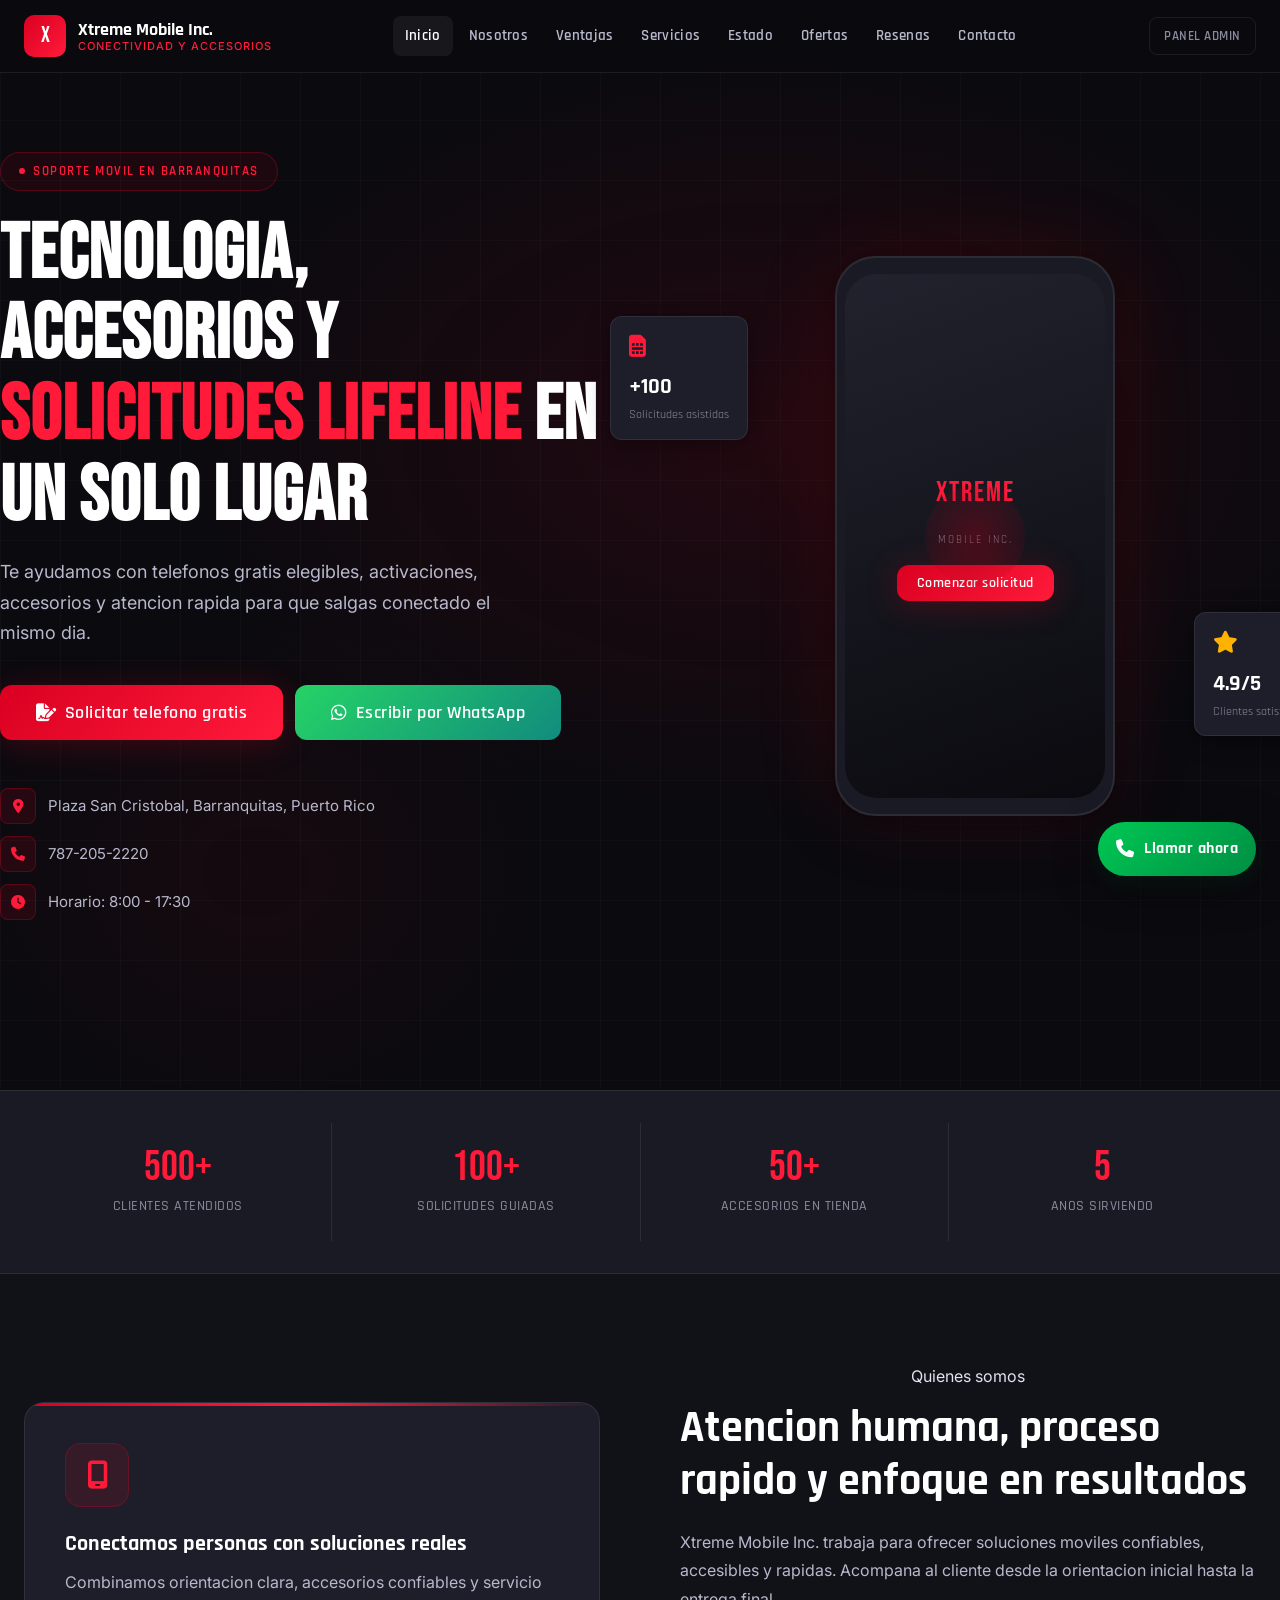
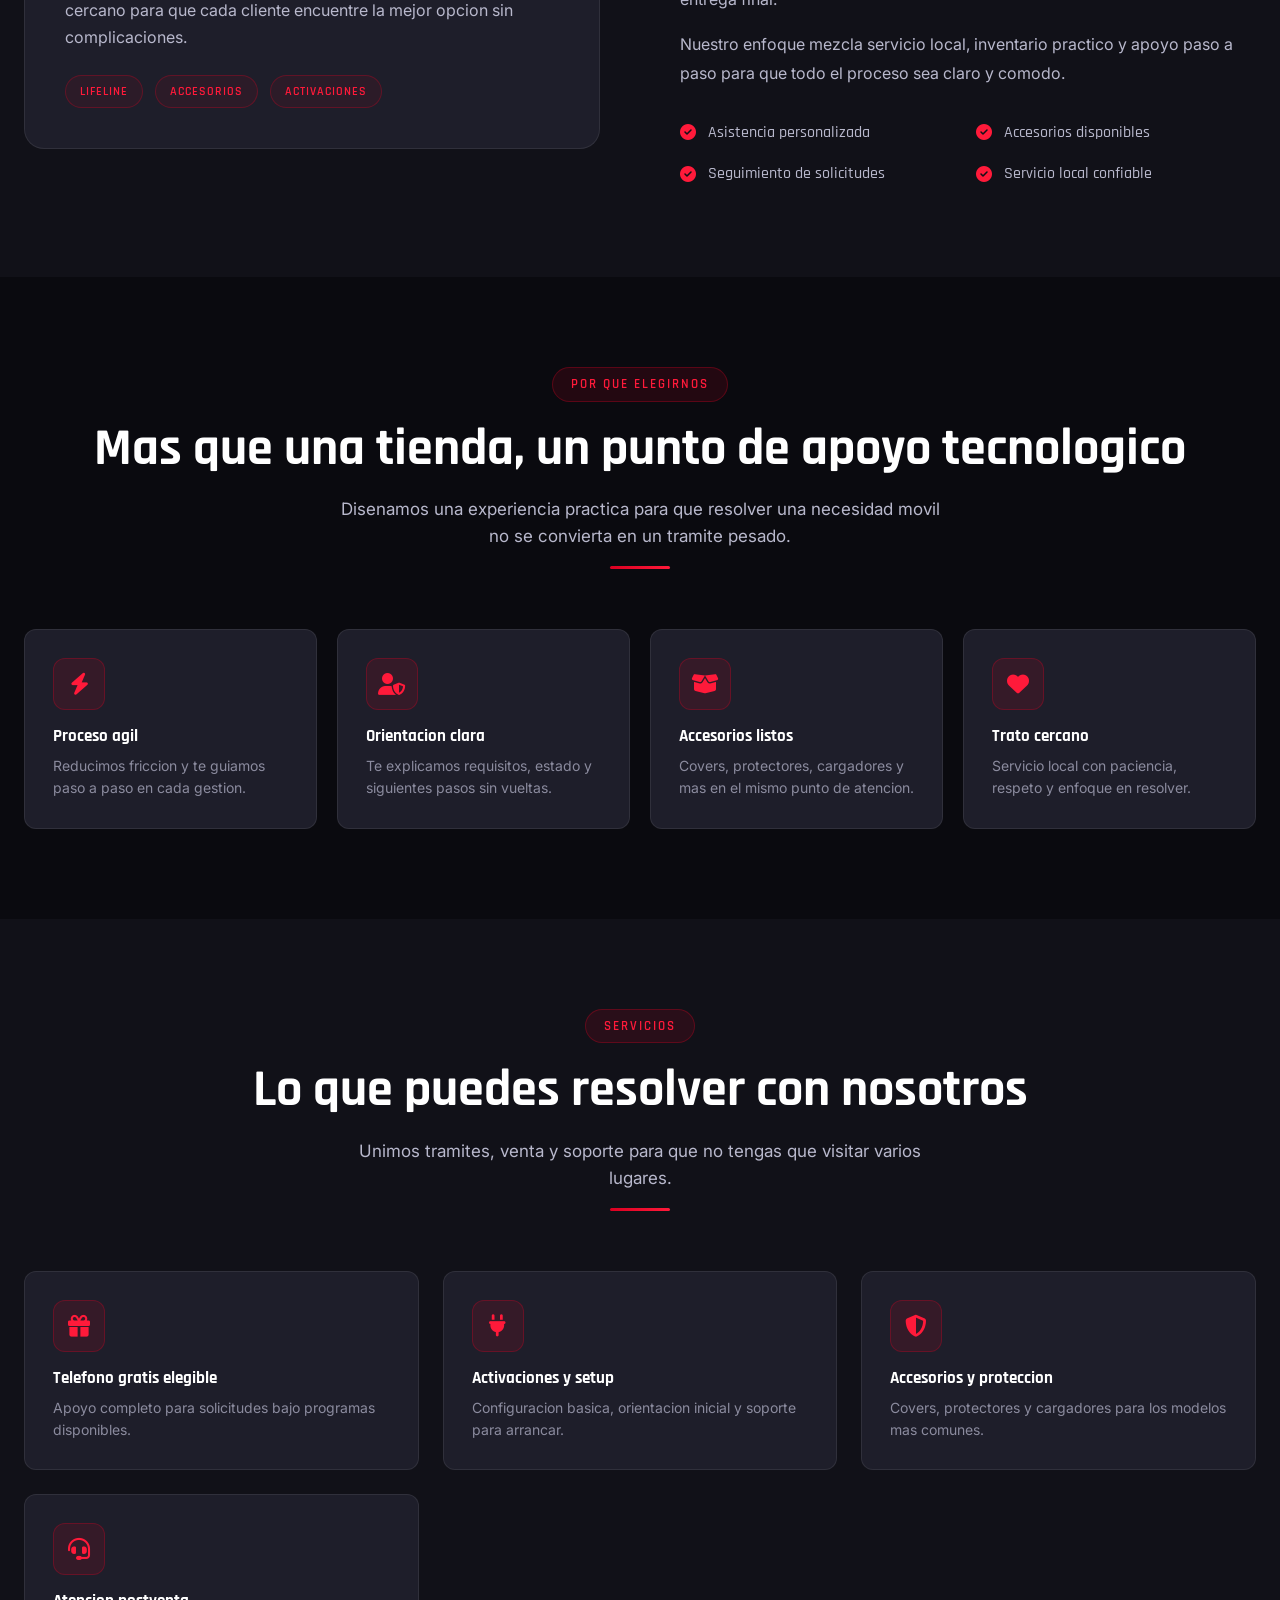
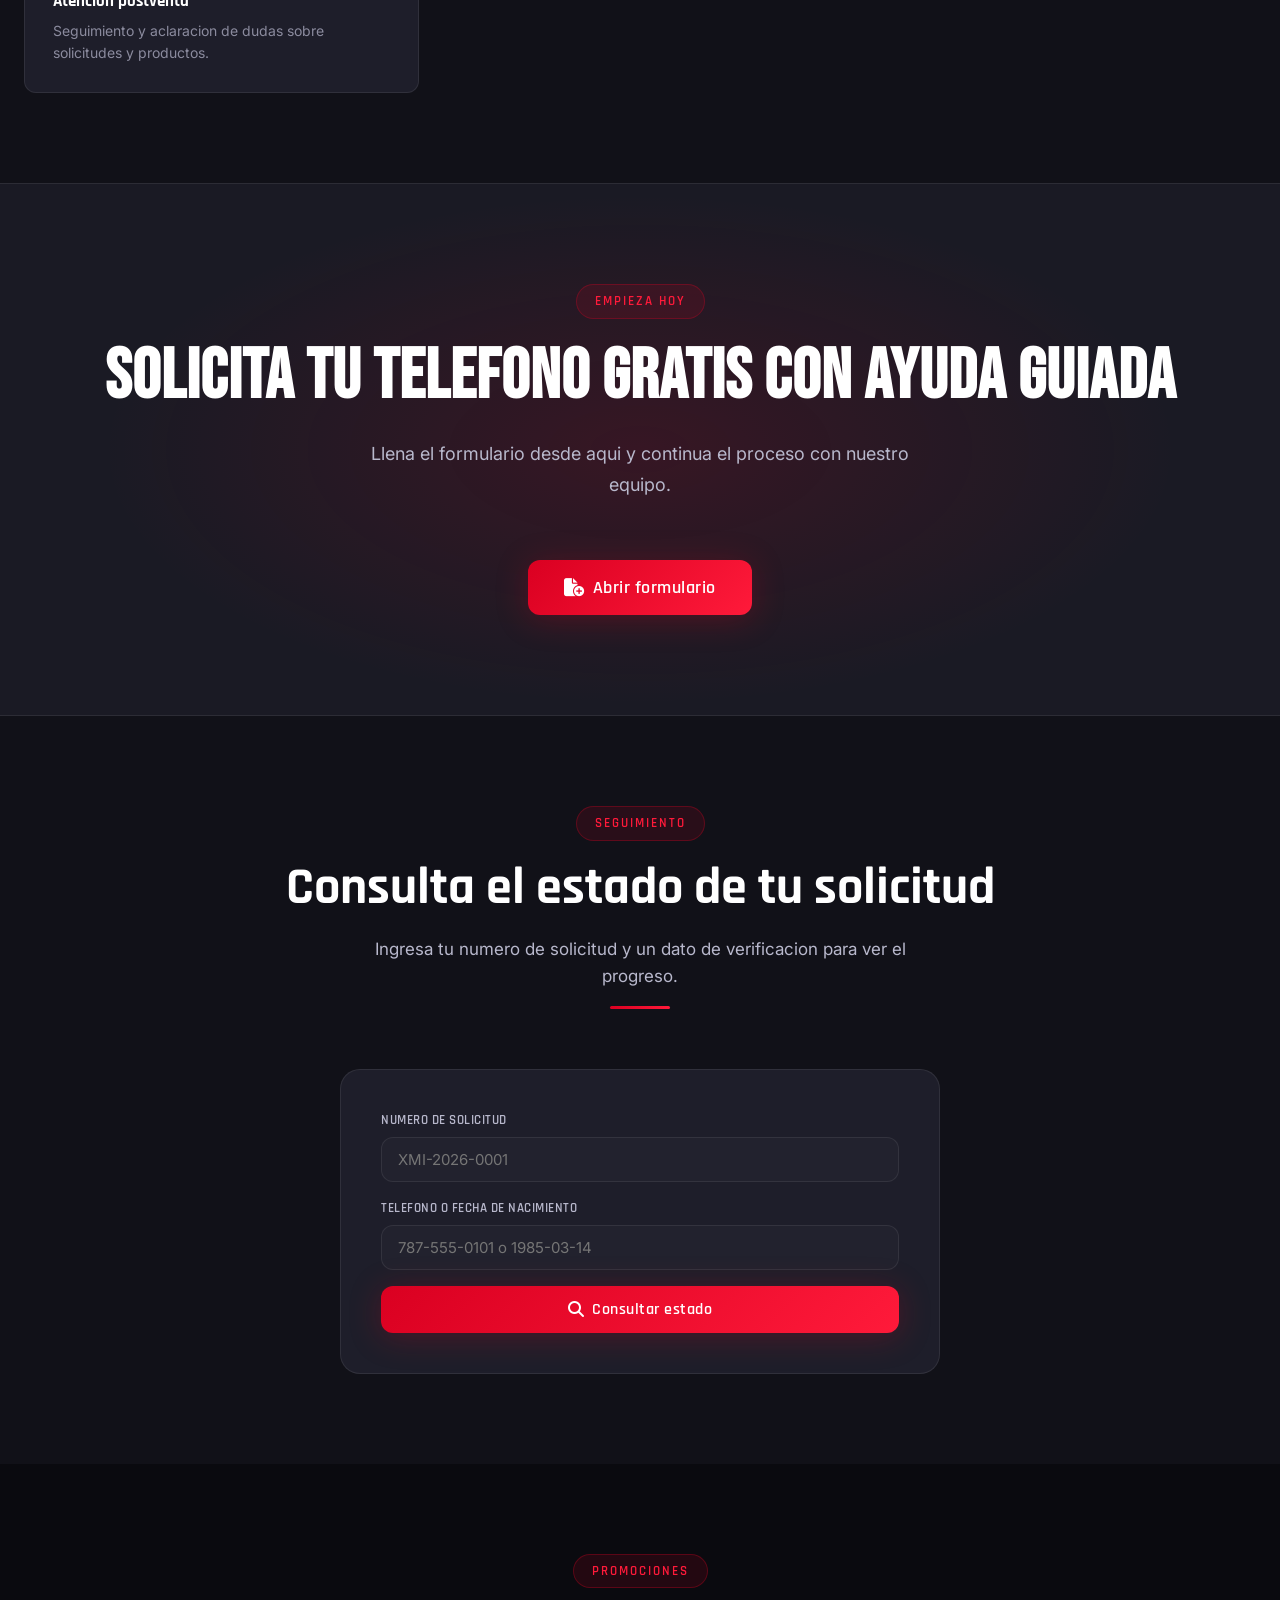
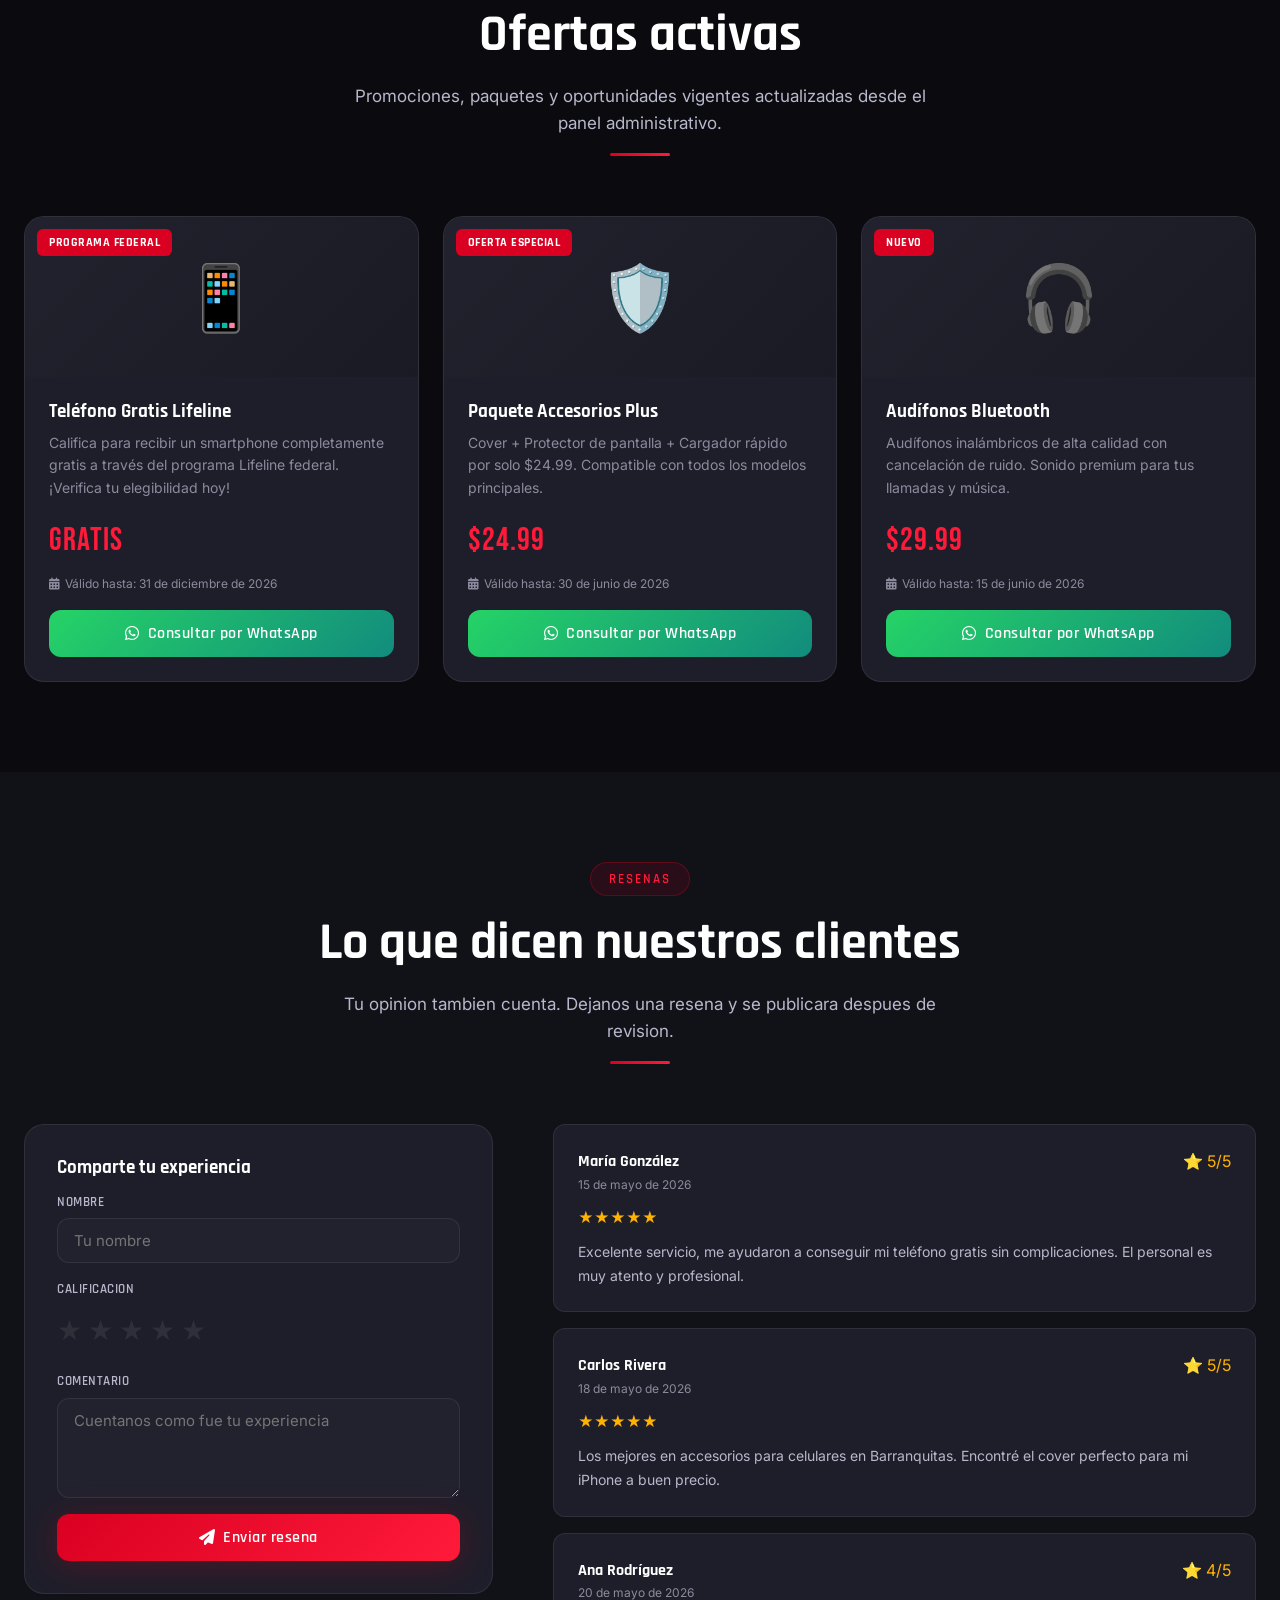
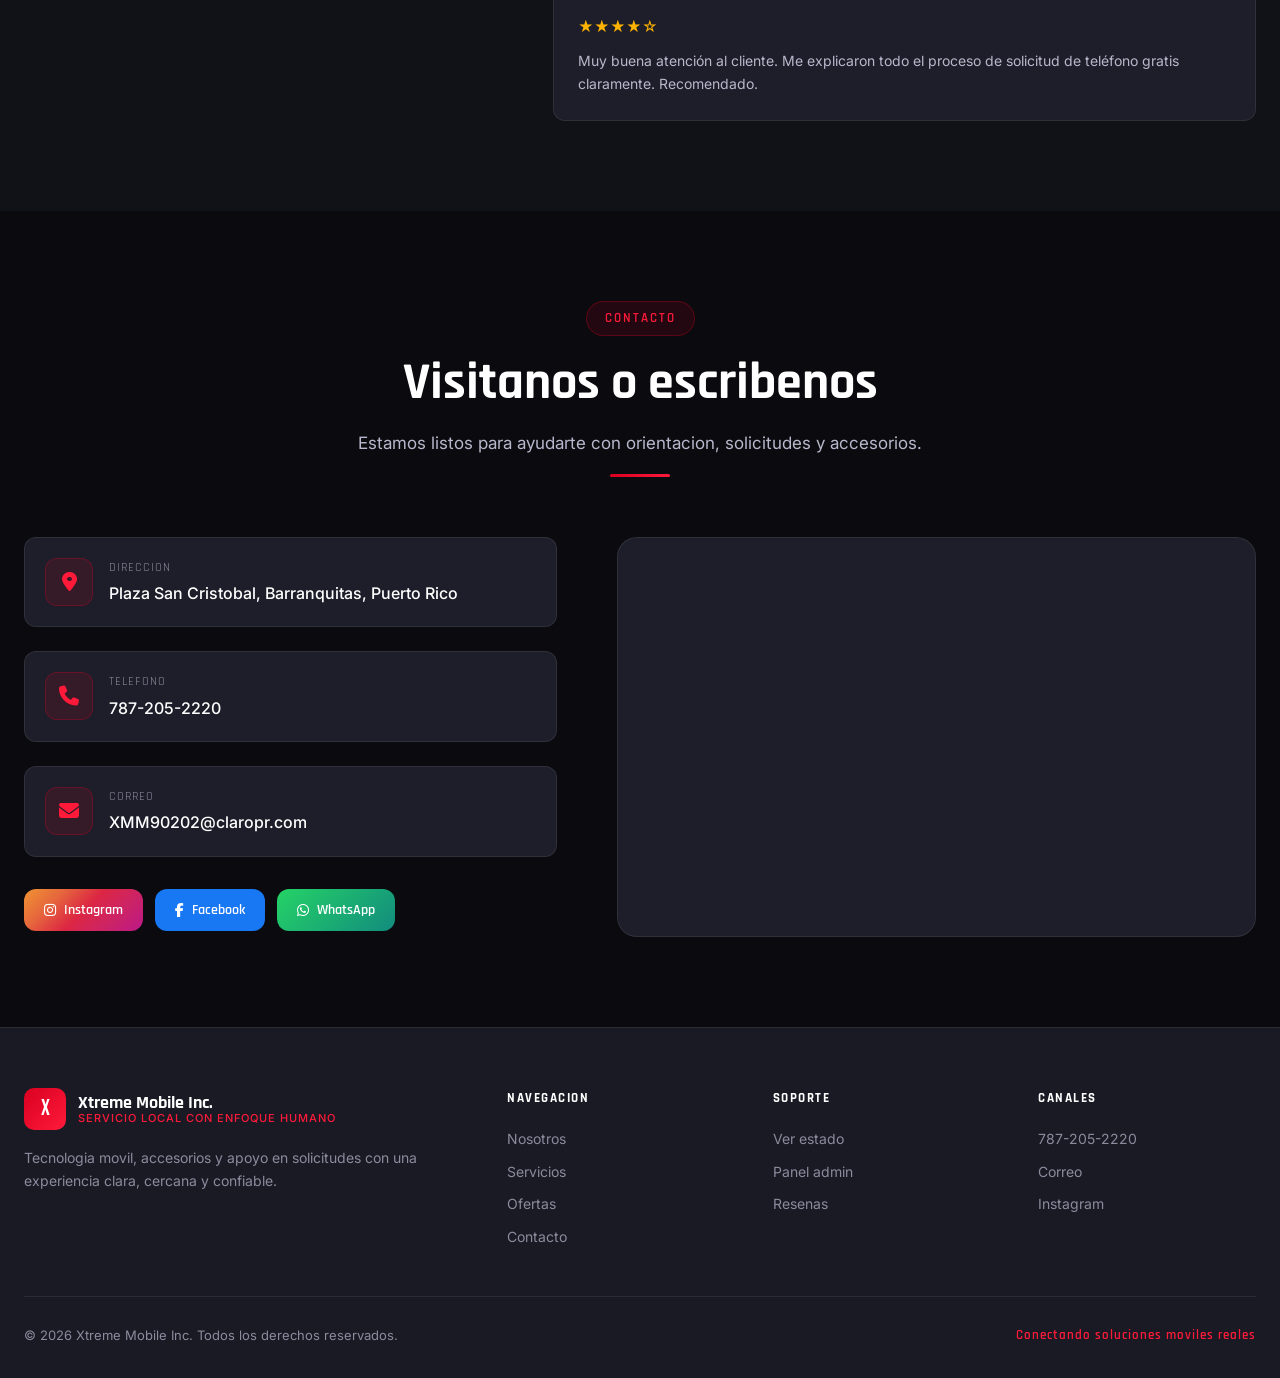
<file: index.html>
<!DOCTYPE html>
<html lang="es">
<head>
  <meta charset="UTF-8">
  <meta name="viewport" content="width=device-width, initial-scale=1.0">
  <title>Xtreme Mobile Inc.</title>
  <link rel="preconnect" href="https://fonts.googleapis.com">
  <link rel="preconnect" href="https://fonts.gstatic.com" crossorigin>
  <link rel="stylesheet" href="https://cdnjs.cloudflare.com/ajax/libs/font-awesome/6.5.2/css/all.min.css">
  <link rel="stylesheet" href="style.css?v=20260530c">
  <style>
    @media (max-width: 768px) {
      #hero .container.hero-content {
        padding-left: 22px !important;
        padding-right: 22px !important;
      }

      #hero .hero-btns {
        display: flex !important;
        flex-direction: column !important;
        align-items: center !important;
        gap: 12px !important;
        padding-left: 0 !important;
        padding-right: 0 !important;
      }

      #hero .hero-btns .btn {
        width: min(100%, 320px) !important;
        max-width: 320px !important;
        margin-left: auto !important;
        margin-right: auto !important;
        justify-content: center !important;
        white-space: normal !important;
        text-align: center !important;
        line-height: 1.3 !important;
      }
    }

    @media (max-width: 480px) {
      #hero .container.hero-content {
        padding-left: 20px !important;
        padding-right: 20px !important;
      }

      #hero .hero-btns .btn {
        width: min(100%, 296px) !important;
        max-width: 296px !important;
      }
    }
  </style>
</head>
<body>
  <div id="page-loader">
    <div class="loader-logo">XMI</div>
    <div class="loader-bar"><div class="loader-fill"></div></div>
  </div>

  <header id="navbar">
    <div class="container navbar-inner">
      <a href="#hero" class="nav-logo">
        <div class="logo-icon">X</div>
        <div class="logo-text">
          <div class="name">Xtreme Mobile Inc.</div>
          <div class="tagline">Conectividad y Accesorios</div>
        </div>
      </a>
      <nav class="nav-menu" id="nav-menu">
        <a class="nav-link active" href="#hero">Inicio</a>
        <a class="nav-link" href="#about">Nosotros</a>
        <a class="nav-link" href="#why-us">Ventajas</a>
        <a class="nav-link" href="#services">Servicios</a>
        <a class="nav-link" href="#status-check">Estado</a>
        <a class="nav-link" href="#offers">Ofertas</a>
        <a class="nav-link" href="#reviews">Resenas</a>
        <a class="nav-link" href="#contact">Contacto</a>
      </nav>
      <div class="nav-actions">
        <a class="nav-admin-link" href="login.html">Panel Admin</a>
        <button class="nav-toggle" id="nav-toggle" aria-label="Abrir menu">
          <span></span>
          <span></span>
          <span></span>
        </button>
      </div>
    </div>
  </header>

  <main>
    <section id="hero" class="section">
      <div class="hero-bg"></div>
      <div class="hero-grid"></div>
      <div class="container hero-content">
        <div class="reveal">
          <div class="hero-badge">Soporte movil en Barranquitas</div>
          <h1 class="hero-title">Tecnologia, accesorios y <span>solicitudes Lifeline</span> en un solo lugar</h1>
          <p class="hero-subtitle">Te ayudamos con telefonos gratis elegibles, activaciones, accesorios y atencion rapida para que salgas conectado el mismo dia.</p>
          <div class="hero-btns">
            <button class="btn btn-primary btn-lg" data-open-form><i class="fas fa-file-signature"></i> Solicitar telefono gratis</button>
            <button class="btn btn-whatsapp btn-lg" data-whatsapp="Hola, quiero orientacion sobre telefonos gratis y servicios disponibles."><i class="fab fa-whatsapp"></i> Escribir por WhatsApp</button>
          </div>
          <div class="hero-info">
            <div class="hero-info-item"><i class="fas fa-location-dot"></i><span>Plaza San Cristobal, Barranquitas, Puerto Rico</span></div>
            <div class="hero-info-item"><i class="fas fa-phone"></i><span>787-205-2220</span></div>
            <div class="hero-info-item"><i class="fas fa-clock"></i><span>Horario: 8:00 - 17:30</span></div>
          </div>
        </div>
        <div class="hero-visual reveal">
          <div class="hero-phone-mock">
            <div class="phone-screen">
              <div class="phone-glow"></div>
              <div class="phone-logo">XTREME</div>
              <div class="phone-tagline">Mobile Inc.</div>
              <button class="btn btn-primary btn-sm" data-open-form>Comenzar solicitud</button>
            </div>
          </div>
          <div class="hero-float-card card-1">
            <div class="float-card-icon"><i class="fas fa-sim-card" style="color:#FF1A3A"></i></div>
            <div class="float-card-num">+100</div>
            <div class="float-card-label">Solicitudes asistidas</div>
          </div>
          <div class="hero-float-card card-2">
            <div class="float-card-icon"><i class="fas fa-star" style="color:#FFB300"></i></div>
            <div class="float-card-num">4.9/5</div>
            <div class="float-card-label">Clientes satisfechos</div>
          </div>
        </div>
      </div>
    </section>

    <section class="stats-bar">
      <div class="container">
        <div class="stats-grid">
          <div class="stat-item"><div class="stat-num" data-count="500" data-suffix="+">0</div><div class="stat-label">Clientes atendidos</div></div>
          <div class="stat-item"><div class="stat-num" data-count="100" data-suffix="+">0</div><div class="stat-label">Solicitudes guiadas</div></div>
          <div class="stat-item"><div class="stat-num" data-count="50" data-suffix="+">0</div><div class="stat-label">Accesorios en tienda</div></div>
          <div class="stat-item"><div class="stat-num" data-count="5">0</div><div class="stat-label">Anos sirviendo</div></div>
        </div>
      </div>
    </section>

    <section id="about" class="section">
      <div class="container about-grid">
        <div class="about-visual reveal">
          <div class="about-main-card">
            <div class="about-card-icon"><i class="fas fa-mobile-screen"></i></div>
            <h3>Conectamos personas con soluciones reales</h3>
            <p>Combinamos orientacion clara, accesorios confiables y servicio cercano para que cada cliente encuentre la mejor opcion sin complicaciones.</p>
            <div class="about-badge-row">
              <div class="about-badge">Lifeline</div>
              <div class="about-badge">Accesorios</div>
              <div class="about-badge">Activaciones</div>
            </div>
          </div>
        </div>
        <div class="about-text reveal">
          <div class="label section-header label">Quienes somos</div>
          <h2>Atencion humana, proceso rapido y enfoque en resultados</h2>
          <p>Xtreme Mobile Inc. trabaja para ofrecer soluciones moviles confiables, accesibles y rapidas. Acompana al cliente desde la orientacion inicial hasta la entrega final.</p>
          <p>Nuestro enfoque mezcla servicio local, inventario practico y apoyo paso a paso para que todo el proceso sea claro y comodo.</p>
          <div class="about-features">
            <div class="about-feature"><i class="fas fa-check-circle"></i><span>Asistencia personalizada</span></div>
            <div class="about-feature"><i class="fas fa-check-circle"></i><span>Accesorios disponibles</span></div>
            <div class="about-feature"><i class="fas fa-check-circle"></i><span>Seguimiento de solicitudes</span></div>
            <div class="about-feature"><i class="fas fa-check-circle"></i><span>Servicio local confiable</span></div>
          </div>
        </div>
      </div>
    </section>

    <section id="why-us" class="section">
      <div class="container">
        <div class="section-header reveal">
          <div class="label">Por que elegirnos</div>
          <h2>Mas que una tienda, un punto de apoyo tecnologico</h2>
          <p>Disenamos una experiencia practica para que resolver una necesidad movil no se convierta en un tramite pesado.</p>
          <div class="section-divider"></div>
        </div>
        <div class="why-grid">
          <article class="why-card reveal"><div class="why-icon"><i class="fas fa-bolt"></i></div><h3>Proceso agil</h3><p>Reducimos friccion y te guiamos paso a paso en cada gestion.</p></article>
          <article class="why-card reveal"><div class="why-icon"><i class="fas fa-user-shield"></i></div><h3>Orientacion clara</h3><p>Te explicamos requisitos, estado y siguientes pasos sin vueltas.</p></article>
          <article class="why-card reveal"><div class="why-icon"><i class="fas fa-box-open"></i></div><h3>Accesorios listos</h3><p>Covers, protectores, cargadores y mas en el mismo punto de atencion.</p></article>
          <article class="why-card reveal"><div class="why-icon"><i class="fas fa-heart"></i></div><h3>Trato cercano</h3><p>Servicio local con paciencia, respeto y enfoque en resolver.</p></article>
        </div>
      </div>
    </section>

    <section id="services" class="section">
      <div class="container">
        <div class="section-header reveal">
          <div class="label">Servicios</div>
          <h2>Lo que puedes resolver con nosotros</h2>
          <p>Unimos tramites, venta y soporte para que no tengas que visitar varios lugares.</p>
          <div class="section-divider"></div>
        </div>
        <div class="why-grid services-grid">
          <article class="why-card reveal"><div class="why-icon"><i class="fas fa-gift"></i></div><h3>Telefono gratis elegible</h3><p>Apoyo completo para solicitudes bajo programas disponibles.</p></article>
          <article class="why-card reveal"><div class="why-icon"><i class="fas fa-plug"></i></div><h3>Activaciones y setup</h3><p>Configuracion basica, orientacion inicial y soporte para arrancar.</p></article>
          <article class="why-card reveal"><div class="why-icon"><i class="fas fa-shield-halved"></i></div><h3>Accesorios y proteccion</h3><p>Covers, protectores y cargadores para los modelos mas comunes.</p></article>
          <article class="why-card reveal"><div class="why-icon"><i class="fas fa-headset"></i></div><h3>Atencion postventa</h3><p>Seguimiento y aclaracion de dudas sobre solicitudes y productos.</p></article>
        </div>
      </div>
    </section>

    <section id="free-phone-cta" class="section text-center">
      <div class="container reveal">
        <div class="section-header">
          <div class="label">Empieza hoy</div>
          <h2>Solicita tu telefono gratis con ayuda guiada</h2>
          <p>Llena el formulario desde aqui y continua el proceso con nuestro equipo.</p>
        </div>
        <button class="btn btn-primary btn-lg" data-open-form><i class="fas fa-file-circle-plus"></i> Abrir formulario</button>
      </div>
    </section>

    <section id="status-check" class="section">
      <div class="container">
        <div class="section-header reveal">
          <div class="label">Seguimiento</div>
          <h2>Consulta el estado de tu solicitud</h2>
          <p>Ingresa tu numero de solicitud y un dato de verificacion para ver el progreso.</p>
          <div class="section-divider"></div>
        </div>
        <div class="status-form-card reveal">
          <form id="status-check-form" class="form-grid">
            <div class="form-group full"><label class="form-label" for="check-num">Numero de solicitud</label><input class="form-input" id="check-num" placeholder="XMI-2026-0001"></div>
            <div class="form-group full"><label class="form-label" for="check-verify">Telefono o fecha de nacimiento</label><input class="form-input" id="check-verify" placeholder="787-555-0101 o 1985-03-14"></div>
            <div class="form-group full"><button class="btn btn-primary btn-block" type="submit"><i class="fas fa-magnifying-glass"></i> Consultar estado</button></div>
          </form>
          <div id="status-result"></div>
        </div>
      </div>
    </section>

    <section id="offers" class="section">
      <div class="container">
        <div class="section-header reveal">
          <div class="label">Promociones</div>
          <h2>Ofertas activas</h2>
          <p>Promociones, paquetes y oportunidades vigentes actualizadas desde el panel administrativo.</p>
          <div class="section-divider"></div>
        </div>
        <div class="offers-grid" id="offers-container"></div>
      </div>
    </section>

    <section id="reviews" class="section">
      <div class="container">
        <div class="section-header reveal">
          <div class="label">Resenas</div>
          <h2>Lo que dicen nuestros clientes</h2>
          <p>Tu opinion tambien cuenta. Dejanos una resena y se publicara despues de revision.</p>
          <div class="section-divider"></div>
        </div>
        <div class="reviews-layout">
          <aside class="review-form-card reveal">
            <h3 style="margin-bottom:12px;color:var(--white)">Comparte tu experiencia</h3>
            <form id="review-form" class="form-grid">
              <div class="form-group full"><label class="form-label" for="review-name">Nombre</label><input class="form-input" id="review-name" placeholder="Tu nombre"></div>
              <div class="form-group full">
                <label class="form-label">Calificacion</label>
                <div class="stars-input">
                  <button type="button" class="star-btn" data-star="1">★</button>
                  <button type="button" class="star-btn" data-star="2">★</button>
                  <button type="button" class="star-btn" data-star="3">★</button>
                  <button type="button" class="star-btn" data-star="4">★</button>
                  <button type="button" class="star-btn" data-star="5">★</button>
                </div>
              </div>
              <div class="form-group full"><label class="form-label" for="review-comment">Comentario</label><textarea class="form-textarea" id="review-comment" placeholder="Cuentanos como fue tu experiencia"></textarea></div>
              <div class="form-group full"><button class="btn btn-primary btn-block" type="submit"><i class="fas fa-paper-plane"></i> Enviar resena</button></div>
            </form>
          </aside>
          <div class="reviews-list reveal" id="reviews-list"></div>
        </div>
      </div>
    </section>

    <section id="contact" class="section">
      <div class="container">
        <div class="section-header reveal">
          <div class="label">Contacto</div>
          <h2>Visitanos o escribenos</h2>
          <p>Estamos listos para ayudarte con orientacion, solicitudes y accesorios.</p>
          <div class="section-divider"></div>
        </div>
        <div class="contact-grid">
          <div class="contact-info reveal">
            <div class="contact-item"><div class="contact-icon"><i class="fas fa-location-dot"></i></div><div><div class="contact-label">Direccion</div><div class="contact-value">Plaza San Cristobal, Barranquitas, Puerto Rico</div></div></div>
            <div class="contact-item"><div class="contact-icon"><i class="fas fa-phone"></i></div><div><div class="contact-label">Telefono</div><div class="contact-value"><a href="tel:7872052220">787-205-2220</a></div></div></div>
            <div class="contact-item"><div class="contact-icon"><i class="fas fa-envelope"></i></div><div><div class="contact-label">Correo</div><div class="contact-value"><a href="mailto:XMM90202@claropr.com">XMM90202@claropr.com</a></div></div></div>
            <div class="social-btns">
              <a class="social-btn instagram" href="https://www.instagram.com/xtremem0bile" target="_blank" rel="noreferrer"><i class="fab fa-instagram"></i> Instagram</a>
              <a class="social-btn facebook" href="https://www.facebook.com/share/1HbDgezvSr/" target="_blank" rel="noreferrer"><i class="fab fa-facebook-f"></i> Facebook</a>
              <button class="social-btn whatsapp" data-whatsapp="Hola, deseo informacion sobre sus servicios."><i class="fab fa-whatsapp"></i> WhatsApp</button>
            </div>
          </div>
          <div class="map-container reveal">
            <iframe title="Mapa Xtreme Mobile Inc." src="https://www.google.com/maps?q=Barranquitas%20Puerto%20Rico&output=embed" loading="lazy"></iframe>
          </div>
        </div>
      </div>
    </section>
  </main>

  <footer>
    <div class="container">
      <div class="footer-grid">
        <div>
          <div class="nav-logo footer-logo">
            <div class="logo-icon">X</div>
            <div class="logo-text">
              <div class="name">Xtreme Mobile Inc.</div>
              <div class="tagline">Servicio local con enfoque humano</div>
            </div>
          </div>
          <p class="footer-desc">Tecnologia movil, accesorios y apoyo en solicitudes con una experiencia clara, cercana y confiable.</p>
        </div>
        <div><div class="footer-heading">Navegacion</div><div class="footer-links"><a href="#about">Nosotros</a><a href="#services">Servicios</a><a href="#offers">Ofertas</a><a href="#contact">Contacto</a></div></div>
        <div><div class="footer-heading">Soporte</div><div class="footer-links"><a href="#status-check">Ver estado</a><a href="login.html">Panel admin</a><a href="#reviews">Resenas</a></div></div>
        <div><div class="footer-heading">Canales</div><div class="footer-links"><a href="tel:7872052220">787-205-2220</a><a href="mailto:XMM90202@claropr.com">Correo</a><a href="https://www.instagram.com/xtremem0bile" target="_blank" rel="noreferrer">Instagram</a></div></div>
      </div>
      <div class="footer-bottom">
        <div class="footer-copy">© 2026 Xtreme Mobile Inc. Todos los derechos reservados.</div>
        <div class="footer-tagline">Conectando soluciones moviles reales</div>
      </div>
    </div>
  </footer>

  <div class="modal-overlay" id="form-modal" style="display:none">
    <div class="modal">
      <div class="modal-header">
        <h3>Solicitud de Telefono Gratis</h3>
        <button class="modal-close" type="button" data-close-modal><i class="fas fa-times"></i></button>
      </div>
      <div class="modal-body">
        <div class="steps-bar">
          <div class="step-item active"><div class="step-circle">1</div><div class="step-label">Solicitante</div></div>
          <div class="step-item"><div class="step-line"></div><div class="step-circle">2</div><div class="step-label">Direccion</div></div>
          <div class="step-item"><div class="step-line"></div><div class="step-circle">3</div><div class="step-label">Detalles</div></div>
          <div class="step-item"><div class="step-line"></div><div class="step-circle">4</div><div class="step-label">Documentos</div></div>
          <div class="step-item"><div class="step-line"></div><div class="step-circle">5</div><div class="step-label">Revision</div></div>
          <div class="step-item"><div class="step-line"></div><div class="step-circle">6</div><div class="step-label">Enviado</div></div>
        </div>
        <form id="free-phone-form">
          <section class="form-section active" id="step-1">
            <div class="form-section-title"><i class="fas fa-user"></i> Informacion del solicitante</div>
            <div class="privacy-notice"><i class="fas fa-shield-halved"></i><p>Tus datos se usan unicamente para procesar la solicitud y verificar elegibilidad.</p></div>
            <div class="form-grid">
              <div class="form-group"><label class="form-label" for="applicant-ssn">SSN <span class="req">*</span></label><input class="form-input" id="applicant-ssn" data-ssn placeholder="000-00-0000"></div>
              <div class="form-group"><label class="form-label" for="applicant-dob">Fecha de nacimiento <span class="req">*</span></label><input class="form-input" id="applicant-dob" type="date"></div>
              <div class="form-group"><label class="form-label" for="applicant-first">Nombre <span class="req">*</span></label><input class="form-input" id="applicant-first"></div>
              <div class="form-group"><label class="form-label" for="applicant-last">Apellido <span class="req">*</span></label><input class="form-input" id="applicant-last"></div>
              <div class="form-group"><label class="form-label" for="applicant-phone">Telefono <span class="req">*</span></label><input class="form-input" id="applicant-phone" data-phone placeholder="(787) 000-0000"></div>
              <div class="form-group"><label class="form-label" for="service-date">Fecha de servicio <span class="req">*</span></label><input class="form-input" id="service-date" type="date"></div>
            </div>
            <div class="form-nav"><span></span><button class="btn btn-primary" type="button" id="step-next-1">Continuar <i class="fas fa-arrow-right"></i></button></div>
          </section>
          <section class="form-section" id="step-2">
            <div class="form-section-title"><i class="fas fa-house"></i> Direccion residencial</div>
            <div class="form-grid">
              <div class="form-group full"><label class="form-label" for="address-line1">Direccion</label><input class="form-input" id="address-line1"></div>
              <div class="form-group"><label class="form-label" for="address-town">Pueblo</label><select class="form-select" id="address-town" data-towns></select></div>
              <div class="form-group"><label class="form-label" for="address-zip">Zip Code</label><input class="form-input" id="address-zip"></div>
            </div>
            <div id="same-address" class="form-group" style="margin-top:20px">
              <label class="form-label">La direccion postal es la misma?</label>
              <div class="radio-group">
                <label class="radio-option"><input type="radio" name="same-address" value="yes" checked> Si</label>
                <label class="radio-option"><input type="radio" name="same-address" value="no"> No</label>
              </div>
            </div>
            <div id="postal-fields" style="display:none;margin-top:20px">
              <div class="form-grid">
                <div class="form-group full"><label class="form-label" for="postal-line1">Direccion postal</label><input class="form-input" id="postal-line1"></div>
                <div class="form-group"><label class="form-label" for="postal-town">Pueblo postal</label><select class="form-select" id="postal-town" data-towns></select></div>
                <div class="form-group"><label class="form-label" for="postal-zip">Zip Code postal</label><input class="form-input" id="postal-zip"></div>
              </div>
            </div>
            <div class="form-nav"><button class="btn btn-outline" type="button" data-prev-step="1"><i class="fas fa-arrow-left"></i> Atras</button><button class="btn btn-primary" type="button" id="step-next-2">Continuar <i class="fas fa-arrow-right"></i></button></div>
          </section>
          <section class="form-section" id="step-3">
            <div class="form-section-title"><i class="fas fa-circle-info"></i> Informacion adicional</div>
            <div id="has-dependent" class="form-group">
              <label class="form-label">Tienes dependientes?</label>
              <div class="radio-group">
                <label class="radio-option"><input type="radio" name="has-dependent" value="no" checked> No</label>
                <label class="radio-option"><input type="radio" name="has-dependent" value="yes"> Si</label>
              </div>
            </div>
            <div id="dependent-fields" style="display:none;margin-top:20px">
              <div class="form-grid">
                <div class="form-group"><label class="form-label" for="dependent-name">Nombre del dependiente</label><input class="form-input" id="dependent-name"></div>
                <div class="form-group"><label class="form-label" for="dependent-relationship">Relacion</label><input class="form-input" id="dependent-relationship"></div>
              </div>
            </div>
            <div class="form-grid" style="margin-top:20px"><div class="form-group full"><label class="form-label" for="eligibility-notes">Notas o detalles</label><textarea class="form-textarea" id="eligibility-notes" placeholder="Informacion adicional relevante para la solicitud"></textarea></div></div>
            <div class="form-nav"><button class="btn btn-outline" type="button" data-prev-step="2"><i class="fas fa-arrow-left"></i> Atras</button><button class="btn btn-primary" type="button" id="step-next-3">Continuar <i class="fas fa-arrow-right"></i></button></div>
          </section>
          <section class="form-section" id="step-4">
            <div class="form-section-title"><i class="fas fa-upload"></i> Documentos</div>
            <div class="form-grid">
              <div class="form-group full">
                <label class="form-label">Tarjeta o evidencia de SSN</label>
                <div class="file-upload-zone" id="ssn-upload">
                  <input type="file" hidden accept=".jpg,.jpeg,.png,.pdf">
                  <i class="fas fa-cloud-arrow-up"></i>
                  <p>Haz clic o arrastra un archivo. <span>JPG, PNG o PDF</span></p>
                </div>
                <div class="file-previews" id="ssn-previews"></div>
              </div>
              <div class="form-group full">
                <label class="form-label">Identificacion valida</label>
                <div class="file-upload-zone" id="id-upload">
                  <input type="file" hidden accept=".jpg,.jpeg,.png,.pdf">
                  <i class="fas fa-id-card"></i>
                  <p>Sube tu identificacion. <span>JPG, PNG o PDF</span></p>
                </div>
                <div class="file-previews" id="id-previews"></div>
              </div>
            </div>
            <div class="form-nav"><button class="btn btn-outline" type="button" data-prev-step="3"><i class="fas fa-arrow-left"></i> Atras</button><button class="btn btn-primary" type="button" id="step-next-4">Continuar <i class="fas fa-arrow-right"></i></button></div>
          </section>
          <section class="form-section" id="step-5">
            <div class="form-section-title"><i class="fas fa-list-check"></i> Revision final</div>
            <div class="form-review-grid" id="review-summary"></div>
            <div class="checkbox-group" style="margin-top:20px"><input type="checkbox" id="confirm-auth"><label for="confirm-auth">Confirmo que la informacion suministrada es correcta y autorizo su uso para procesar esta solicitud.</label></div>
            <div class="form-nav"><button class="btn btn-outline" type="button" data-prev-step="4"><i class="fas fa-arrow-left"></i> Atras</button><button class="btn btn-primary" type="button" id="submit-form"><i class="fas fa-paper-plane"></i> Enviar solicitud</button></div>
          </section>
          <section class="form-section" id="step-6">
            <div class="success-modal">
              <div class="success-icon"><i class="fas fa-check"></i></div>
              <h3 style="color:var(--white);margin-bottom:12px">Solicitud enviada</h3>
              <p style="color:var(--gray-light)">Hemos recibido tu informacion. Guarda este numero para consultar el estado de tu caso.</p>
              <div class="request-number"><div class="num" id="generated-number">XMI-2026-0000</div><div class="note">Numero de referencia de la solicitud</div></div>
              <button class="btn btn-primary" type="button" data-close-modal><i class="fas fa-check-circle"></i> Cerrar</button>
            </div>
          </section>
        </form>
      </div>
    </div>
  </div>

  <!-- Botón flotante de llamada -->
  <a id="floating-call" class="floating-call btn btn-call" href="tel:7872052220" aria-label="Llamar ahora"><i class="fas fa-phone"></i> <span>Llamar ahora</span></a>

  <script src="main.js?v=20260530b"></script>
</body>
</html>
</file>
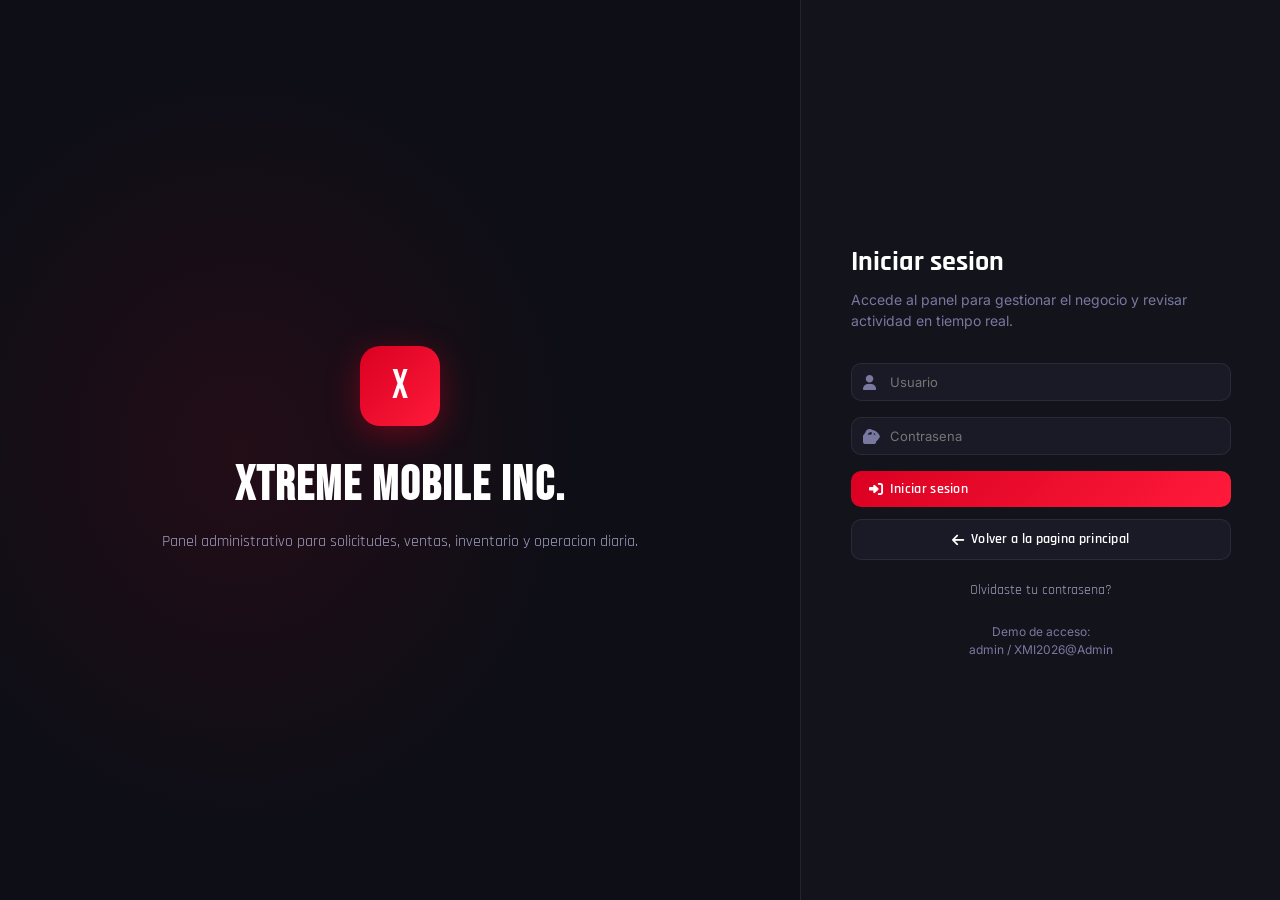
<file: login.html>
<!DOCTYPE html>
<html lang="es">
<head>
  <meta charset="UTF-8">
  <meta name="viewport" content="width=device-width, initial-scale=1.0">
  <title>Acceso Admin | Xtreme Mobile Inc.</title>
  <link rel="preconnect" href="https://fonts.googleapis.com">
  <link rel="preconnect" href="https://fonts.gstatic.com" crossorigin>
  <link rel="stylesheet" href="https://cdnjs.cloudflare.com/ajax/libs/font-awesome/6.5.2/css/all.min.css">
  <link rel="stylesheet" href="admin.css?v=20260530b">
</head>
<body>
  <main class="login-page">
    <section class="login-left">
      <div class="login-brand">
        <div class="login-brand-logo">X</div>
        <h1>Xtreme Mobile Inc.</h1>
        <p>Panel administrativo para solicitudes, ventas, inventario y operacion diaria.</p>
      </div>
    </section>
    <section class="login-right">
      <div class="login-box">
        <h2>Iniciar sesion</h2>
        <p>Accede al panel para gestionar el negocio y revisar actividad en tiempo real.</p>
        <div id="login-error" style="display:none;background:rgba(218,0,33,0.1);border:1px solid rgba(218,0,33,0.25);color:#FF8A9A;padding:12px 14px;border-radius:10px;margin-bottom:16px;font-family:var(--font-ui);"></div>
        <form id="login-form" class="login-form">
          <div class="fg-icon">
            <i class="fas fa-user"></i>
            <input class="fi" id="login-user" placeholder="Usuario">
          </div>
          <div class="fg-icon">
            <i class="fas fa-lock"></i>
            <input class="fi" id="login-pass" type="password" placeholder="Contrasena">
            <i class="fas fa-eye fi-pass-toggle" id="pass-toggle"></i>
          </div>
          <button class="btn btn-primary" id="login-btn" type="submit"><i class="fas fa-sign-in-alt"></i> Iniciar sesion</button>
        </form>
        <div style="margin-top:12px">
          <a class="btn btn-secondary" href="index.html" style="width:100%;justify-content:center;"><i class="fas fa-arrow-left"></i> Volver a la pagina principal</a>
        </div>
        <div style="margin-top:18px;text-align:center">
          <button id="forgot-pw" type="button" style="background:none;color:var(--gray-light);font-family:var(--font-ui);font-size:14px;">Olvidaste tu contrasena?</button>
        </div>
        <div style="margin-top:24px;text-align:center;color:var(--gray);font-size:12px;">
          Demo de acceso:
          <br>
          admin / XMI2026@Admin
        </div>
      </div>
    </section>
  </main>
  <script src="auth.js?v=20260530b"></script>
</body>
</html>
</file>
<file: style.css>
/* ================================================================
   XTREME MOBILE INC. - MAIN STYLESHEET
   Design System: Telecom Premium Dark/Red
   ================================================================ */

@import url('https://fonts.googleapis.com/css2?family=Bebas+Neue&family=Rajdhani:wght@300;400;500;600;700&family=Inter:wght@300;400;500;600;700&display=swap');

/* ── CSS Variables ─────────────────────────────────────────── */
:root {
  --red: #DA0021;
  --red-light: #FF1A3A;
  --red-dark: #9B0017;
  --black: #0A0A0F;
  --dark: #111118;
  --dark2: #1A1A24;
  --dark3: #22222E;
  --card: #1E1E2A;
  --border: rgba(255,255,255,0.08);
  --border-red: rgba(218,0,33,0.3);
  --white: #FFFFFF;
  --gray: #8B8B9E;
  --gray-light: #B8B8CC;
  --text: #E2E2F0;
  --success: #00C851;
  --warning: #FFB300;
  --info: #2196F3;
  --font-display: 'Bebas Neue', sans-serif;
  --font-ui: 'Rajdhani', sans-serif;
  --font-body: 'Inter', sans-serif;
  --radius: 12px;
  --radius-lg: 20px;
  --shadow: 0 4px 24px rgba(0,0,0,0.4);
  --shadow-red: 0 4px 32px rgba(218,0,33,0.25);
  --transition: all 0.3s cubic-bezier(0.4, 0, 0.2, 1);
}

/* ── Reset & Base ──────────────────────────────────────────── */
*, *::before, *::after { box-sizing: border-box; margin: 0; padding: 0; }
html { scroll-behavior: smooth; }
body {
  background: var(--black);
  color: var(--text);
  font-family: var(--font-body);
  font-size: 16px;
  line-height: 1.6;
  overflow-x: hidden;
}
a { text-decoration: none; color: inherit; }
img { max-width: 100%; display: block; }
button { cursor: pointer; border: none; outline: none; }
input, select, textarea { outline: none; }
ul { list-style: none; }

/* ── Scrollbar ─────────────────────────────────────────────── */
::-webkit-scrollbar { width: 6px; }
::-webkit-scrollbar-track { background: var(--dark); }
::-webkit-scrollbar-thumb { background: var(--red-dark); border-radius: 3px; }

/* ── Typography ────────────────────────────────────────────── */
h1,h2,h3,h4,h5 { font-family: var(--font-ui); font-weight: 700; line-height: 1.2; }
.display { font-family: var(--font-display); letter-spacing: 1px; }

/* ── Utility Classes ───────────────────────────────────────── */
.container { max-width: 1280px; margin: 0 auto; padding: 0 24px; }
.section { padding: 90px 0; }
.section-sm { padding: 60px 0; }
.text-red { color: var(--red-light); }
.text-gray { color: var(--gray); }
.text-center { text-align: center; }
.flex { display: flex; }
.flex-center { display: flex; align-items: center; justify-content: center; }
.gap-1 { gap: 8px; }
.gap-2 { gap: 16px; }
.gap-3 { gap: 24px; }
.grid { display: grid; }
.hidden { display: none !important; }

/* ── Section Header ────────────────────────────────────────── */
.section-header {
  text-align: center;
  margin-bottom: 60px;
}
.section-header .label {
  display: inline-block;
  background: rgba(218,0,33,0.12);
  color: var(--red-light);
  border: 1px solid var(--border-red);
  padding: 6px 18px;
  border-radius: 50px;
  font-family: var(--font-ui);
  font-size: 13px;
  font-weight: 600;
  letter-spacing: 2px;
  text-transform: uppercase;
  margin-bottom: 16px;
}
.section-header h2 {
  font-size: clamp(32px, 5vw, 52px);
  color: var(--white);
  margin-bottom: 16px;
}
.section-header p {
  color: var(--gray-light);
  font-size: 17px;
  max-width: 600px;
  margin: 0 auto;
}
.section-divider {
  width: 60px; height: 3px;
  background: linear-gradient(90deg, var(--red), var(--red-light));
  margin: 16px auto 0;
  border-radius: 2px;
}

/* ── Buttons ───────────────────────────────────────────────── */
.btn {
  display: inline-flex;
  align-items: center;
  gap: 8px;
  padding: 13px 28px;
  border-radius: var(--radius);
  font-family: var(--font-ui);
  font-size: 16px;
  font-weight: 600;
  letter-spacing: 0.5px;
  transition: var(--transition);
  white-space: nowrap;
}
.btn-primary {
  background: linear-gradient(135deg, var(--red), var(--red-light));
  color: var(--white);
  box-shadow: var(--shadow-red);
}
.btn-primary:hover {
  transform: translateY(-2px);
  box-shadow: 0 8px 40px rgba(218,0,33,0.4);
}
.btn-outline {
  background: transparent;
  color: var(--white);
  border: 1px solid rgba(255,255,255,0.25);
}
.btn-outline:hover {
  background: rgba(255,255,255,0.06);
  border-color: rgba(255,255,255,0.5);
  transform: translateY(-2px);
}
.btn-whatsapp {
  background: linear-gradient(135deg, #25D366, #128C7E);
  color: var(--white);
}
.btn-whatsapp:hover { transform: translateY(-2px); filter: brightness(1.1); }
.btn-call {
  background: linear-gradient(135deg, #00C853, #008E44);
  color: var(--white);
}
.btn-call:hover { transform: translateY(-2px); filter: brightness(1.05); }
.floating-call {
  position: fixed;
  right: 24px;
  bottom: 24px;
  z-index: 2000;
  border-radius: 999px;
  padding: 14px 18px;
  display: inline-flex;
  align-items: center;
  gap: 10px;
  box-shadow: 0 10px 40px rgba(0,0,0,0.5), 0 6px 20px rgba(0,200,83,0.12);
  background: linear-gradient(135deg, #00C853, #008E44);
  color: var(--white);
  font-weight: 700;
  font-size: 16px;
}
.floating-call i { font-size: 18px; }
@media (max-width: 480px) {
  .floating-call { right: 16px; bottom: 16px; padding: 12px; font-size: 14px; }
  .floating-call span { display: none; }
}
/* Accesibilidad: oculto pero disponible para lectores */
.sr-only { position: absolute !important; width: 1px; height: 1px; padding: 0; margin: -1px; overflow: hidden; clip: rect(0,0,0,0); white-space: nowrap; border: 0; }
.btn-sm { padding: 9px 20px; font-size: 14px; }
.btn-lg { padding: 16px 36px; font-size: 18px; }
.btn-block { width: 100%; justify-content: center; }

/* ── Navbar ────────────────────────────────────────────────── */
#navbar {
  position: fixed; top: 0; left: 0; right: 0;
  z-index: 1000;
  background: rgba(10,10,15,0.92);
  backdrop-filter: blur(16px);
  border-bottom: 1px solid var(--border);
  transition: var(--transition);
}
#navbar.scrolled {
  background: rgba(10,10,15,0.98);
  border-bottom-color: var(--border-red);
}
.navbar-inner {
  display: flex;
  align-items: center;
  justify-content: space-between;
  height: 72px;
}
.nav-logo {
  display: flex;
  align-items: center;
  gap: 12px;
}
.logo-icon {
  width: 42px; height: 42px;
  background: linear-gradient(135deg, var(--red), var(--red-light));
  border-radius: 10px;
  display: flex; align-items: center; justify-content: center;
  font-family: var(--font-display);
  font-size: 22px;
  color: white;
  flex-shrink: 0;
}
.logo-text { line-height: 1.1; }
.logo-text .name {
  font-family: var(--font-ui);
  font-weight: 700;
  font-size: 18px;
  color: var(--white);
}
.logo-text .tagline {
  font-size: 11px;
  color: var(--red-light);
  font-weight: 500;
  letter-spacing: 1px;
  text-transform: uppercase;
}
.nav-menu {
  display: flex;
  align-items: center;
  gap: 4px;
}
.nav-link {
  padding: 8px 12px;
  font-family: var(--font-ui);
  font-size: 15px;
  font-weight: 600;
  color: var(--gray-light);
  border-radius: 8px;
  transition: var(--transition);
  letter-spacing: 0.3px;
}
.nav-link:hover, .nav-link.active {
  color: var(--white);
  background: rgba(255,255,255,0.06);
}
.nav-actions {
  display: flex;
  align-items: center;
  gap: 10px;
}
.nav-admin-link {
  font-family: var(--font-ui);
  font-size: 13px;
  font-weight: 600;
  color: var(--gray);
  padding: 8px 14px;
  border: 1px solid var(--border);
  border-radius: 8px;
  transition: var(--transition);
  letter-spacing: 0.5px;
  text-transform: uppercase;
}
.nav-admin-link:hover { color: var(--white); border-color: rgba(255,255,255,0.2); }
.nav-toggle {
  display: none;
  flex-direction: column;
  gap: 5px;
  padding: 8px;
  background: none;
  cursor: pointer;
}
.nav-toggle span {
  display: block;
  width: 24px; height: 2px;
  background: var(--white);
  border-radius: 1px;
  transition: var(--transition);
}

/* ── Hero ──────────────────────────────────────────────────── */
#hero {
  min-height: 100vh;
  display: flex;
  align-items: center;
  position: relative;
  overflow: hidden;
  padding-top: 72px;
}
.hero-bg {
  position: absolute; inset: 0;
  background:
    radial-gradient(ellipse 80% 60% at 60% 40%, rgba(218,0,33,0.12) 0%, transparent 60%),
    radial-gradient(ellipse 50% 50% at 20% 80%, rgba(218,0,33,0.06) 0%, transparent 50%),
    var(--black);
  z-index: 0;
}
.hero-grid {
  position: absolute; inset: 0;
  background-image:
    linear-gradient(rgba(255,255,255,0.02) 1px, transparent 1px),
    linear-gradient(90deg, rgba(255,255,255,0.02) 1px, transparent 1px);
  background-size: 60px 60px;
  z-index: 0;
}
.hero-content {
  position: relative;
  z-index: 1;
  display: grid;
  grid-template-columns: 1fr 1fr;
  gap: 60px;
  align-items: center;
  padding: 80px 0;
}
.hero-badge {
  display: inline-flex;
  align-items: center;
  gap: 8px;
  background: rgba(218,0,33,0.1);
  border: 1px solid var(--border-red);
  color: var(--red-light);
  padding: 8px 18px;
  border-radius: 50px;
  font-size: 13px;
  font-family: var(--font-ui);
  font-weight: 600;
  letter-spacing: 1.5px;
  text-transform: uppercase;
  margin-bottom: 24px;
}
.hero-badge::before {
  content: '';
  width: 6px; height: 6px;
  background: var(--red-light);
  border-radius: 50%;
  animation: pulse 1.5s infinite;
}
@keyframes pulse {
  0%,100% { opacity: 1; transform: scale(1); }
  50% { opacity: 0.5; transform: scale(1.3); }
}
.hero-title {
  font-size: clamp(40px, 6vw, 80px);
  font-family: var(--font-display);
  color: var(--white);
  line-height: 1.05;
  letter-spacing: 1px;
  margin-bottom: 20px;
}
.hero-title span { color: var(--red-light); }
.hero-subtitle {
  font-size: 18px;
  color: var(--gray-light);
  line-height: 1.7;
  margin-bottom: 36px;
  max-width: 520px;
}
.hero-btns {
  display: flex;
  flex-wrap: wrap;
  gap: 12px;
  margin-bottom: 48px;
}
.hero-info {
  display: flex;
  flex-direction: column;
  gap: 12px;
}
.hero-info-item {
  display: flex;
  align-items: center;
  gap: 12px;
  color: var(--gray-light);
  font-size: 15px;
}
.hero-info-item i {
  width: 36px; height: 36px;
  background: rgba(218,0,33,0.12);
  border: 1px solid var(--border-red);
  border-radius: 8px;
  display: flex; align-items: center; justify-content: center;
  color: var(--red-light);
  font-size: 14px;
  flex-shrink: 0;
}
.hero-visual {
  display: flex;
  align-items: center;
  justify-content: center;
  position: relative;
}
.hero-phone-mock {
  width: 280px; height: 560px;
  background: var(--dark2);
  border: 2px solid var(--border);
  border-radius: 40px;
  position: relative;
  box-shadow: var(--shadow), 0 0 80px rgba(218,0,33,0.15);
  overflow: hidden;
  animation: float 4s ease-in-out infinite;
}
@keyframes float {
  0%,100% { transform: translateY(0); }
  50% { transform: translateY(-16px); }
}
.hero-phone-mock::before {
  content: '';
  position: absolute;
  top: 20px; left: 50%; transform: translateX(-50%);
  width: 80px; height: 8px;
  background: var(--dark3);
  border-radius: 4px;
}
.phone-screen {
  position: absolute;
  inset: 16px 8px;
  background: linear-gradient(160deg, var(--dark3), var(--black));
  border-radius: 32px;
  overflow: hidden;
  display: flex; flex-direction: column; align-items: center; justify-content: center;
  gap: 16px;
  padding: 20px;
}
.phone-logo {
  font-family: var(--font-display);
  font-size: 28px;
  color: var(--red-light);
  letter-spacing: 2px;
}
.phone-tagline {
  font-family: var(--font-ui);
  font-size: 11px;
  color: var(--gray);
  letter-spacing: 2px;
  text-transform: uppercase;
}
.phone-glow {
  width: 100px; height: 100px;
  background: radial-gradient(var(--red-dark), transparent);
  border-radius: 50%;
  opacity: 0.4;
  position: absolute;
  top: 50%; left: 50%;
  transform: translate(-50%,-50%);
}
.hero-float-card {
  position: absolute;
  background: var(--card);
  border: 1px solid var(--border);
  border-radius: var(--radius);
  padding: 14px 18px;
  font-family: var(--font-ui);
  box-shadow: var(--shadow);
}
.hero-float-card.card-1 {
  top: 60px; left: -60px;
  animation: floatCard 5s ease-in-out infinite;
}
.hero-float-card.card-2 {
  bottom: 80px; right: -50px;
  animation: floatCard 5s ease-in-out infinite 1.5s;
}
@keyframes floatCard {
  0%,100% { transform: translateY(0); }
  50% { transform: translateY(-10px); }
}
.float-card-icon { font-size: 22px; margin-bottom: 4px; }
.float-card-num {
  font-size: 22px; font-weight: 700;
  color: var(--white);
}
.float-card-label { font-size: 12px; color: var(--gray); }

/* ── Stats Bar ─────────────────────────────────────────────── */
.stats-bar {
  background: var(--dark2);
  border-top: 1px solid var(--border);
  border-bottom: 1px solid var(--border);
  padding: 32px 0;
}
.stats-grid {
  display: grid;
  grid-template-columns: repeat(4, 1fr);
  gap: 1px;
  background: var(--border);
}
.stat-item {
  background: var(--dark2);
  padding: 24px 32px;
  text-align: center;
}
.stat-num {
  font-family: var(--font-display);
  font-size: 42px;
  color: var(--red-light);
  line-height: 1;
  margin-bottom: 6px;
}
.stat-label {
  font-family: var(--font-ui);
  font-size: 14px;
  color: var(--gray);
  font-weight: 500;
  letter-spacing: 0.5px;
  text-transform: uppercase;
}

/* ── About Section ─────────────────────────────────────────── */
#about { background: var(--dark); }
.about-grid {
  display: grid;
  grid-template-columns: 1fr 1fr;
  gap: 80px;
  align-items: center;
}
.about-visual {
  position: relative;
}
.about-main-card {
  background: var(--card);
  border: 1px solid var(--border);
  border-radius: var(--radius-lg);
  padding: 40px;
  position: relative;
  overflow: hidden;
}
.about-main-card::before {
  content: '';
  position: absolute;
  top: 0; left: 0; right: 0;
  height: 3px;
  background: linear-gradient(90deg, var(--red), var(--red-light), transparent);
}
.about-card-icon {
  width: 64px; height: 64px;
  background: rgba(218,0,33,0.12);
  border: 1px solid var(--border-red);
  border-radius: 16px;
  display: flex; align-items: center; justify-content: center;
  font-size: 28px;
  color: var(--red-light);
  margin-bottom: 24px;
}
.about-main-card h3 {
  font-size: 22px;
  color: var(--white);
  margin-bottom: 12px;
}
.about-main-card p { color: var(--gray-light); line-height: 1.7; }
.about-badge-row {
  display: flex; gap: 12px; margin-top: 24px; flex-wrap: wrap;
}
.about-badge {
  background: rgba(218,0,33,0.08);
  border: 1px solid var(--border-red);
  color: var(--red-light);
  padding: 6px 14px;
  border-radius: 50px;
  font-family: var(--font-ui);
  font-size: 12px;
  font-weight: 600;
  letter-spacing: 1px;
  text-transform: uppercase;
}
.about-text .label { margin-bottom: 12px; }
.about-text h2 { font-size: clamp(28px,4vw,44px); color: var(--white); margin-bottom: 20px; }
.about-text p { color: var(--gray-light); line-height: 1.8; margin-bottom: 16px; }
.about-features { display: grid; grid-template-columns: 1fr 1fr; gap: 16px; margin-top: 32px; }
.about-feature {
  display: flex; align-items: center; gap: 12px;
  color: var(--gray-light);
  font-family: var(--font-ui);
  font-weight: 500;
}
.about-feature i { color: var(--red-light); font-size: 16px; }

/* ── Why Us Section ────────────────────────────────────────── */
#why-us { background: var(--black); }
.why-grid {
  display: grid;
  grid-template-columns: repeat(4, 1fr);
  gap: 20px;
}
.why-card {
  background: var(--card);
  border: 1px solid var(--border);
  border-radius: var(--radius);
  padding: 28px;
  transition: var(--transition);
  position: relative;
  overflow: hidden;
}
.why-card::after {
  content: '';
  position: absolute;
  inset: 0;
  background: linear-gradient(135deg, rgba(218,0,33,0.04), transparent);
  opacity: 0;
  transition: var(--transition);
}
.why-card:hover { border-color: var(--border-red); transform: translateY(-4px); box-shadow: var(--shadow-red); }
.why-card:hover::after { opacity: 1; }
.why-icon {
  width: 52px; height: 52px;
  background: rgba(218,0,33,0.12);
  border: 1px solid var(--border-red);
  border-radius: 12px;
  display: flex; align-items: center; justify-content: center;
  font-size: 22px;
  color: var(--red-light);
  margin-bottom: 16px;
}
.why-card h3 { font-size: 17px; color: var(--white); margin-bottom: 8px; }
.why-card p { font-size: 14px; color: var(--gray); line-height: 1.6; }

/* ── Services Section ──────────────────────────────────────── */
#services { background: var(--dark); }
.services-grid {
  display: grid;
  grid-template-columns: repeat(3, 1fr);
  gap: 24px;
}
.service-card {
  background: var(--card);
  border: 1px solid var(--border);
  border-radius: var(--radius-lg);
  padding: 32px;
  transition: var(--transition);
  display: flex; flex-direction: column;
}
.service-card:hover { border-color: var(--border-red); transform: translateY(-4px); box-shadow: var(--shadow-red); }
.service-icon {
  width: 60px; height: 60px;
  background: linear-gradient(135deg, rgba(218,0,33,0.2), rgba(218,0,33,0.05));
  border: 1px solid var(--border-red);
  border-radius: 16px;
  display: flex; align-items: center; justify-content: center;
  font-size: 26px;
  color: var(--red-light);
  margin-bottom: 20px;
}
.service-card h3 { font-size: 20px; color: var(--white); margin-bottom: 10px; }
.service-card p { font-size: 14px; color: var(--gray); line-height: 1.7; flex: 1; margin-bottom: 20px; }

/* ── Free Phone CTA Section ────────────────────────────────── */
#free-phone-cta {
  background:
    radial-gradient(ellipse 70% 80% at 50% 50%, rgba(218,0,33,0.15) 0%, transparent 60%),
    var(--dark2);
  border-top: 1px solid var(--border);
  border-bottom: 1px solid var(--border);
  padding: 100px 0;
  text-align: center;
}
.cta-badge {
  display: inline-block;
  background: rgba(218,0,33,0.12);
  border: 1px solid var(--border-red);
  color: var(--red-light);
  padding: 6px 18px;
  border-radius: 50px;
  font-family: var(--font-ui);
  font-size: 13px;
  font-weight: 600;
  letter-spacing: 2px;
  text-transform: uppercase;
  margin-bottom: 20px;
}
#free-phone-cta h2 { font-size: clamp(36px,6vw,70px); color: var(--white); margin-bottom: 20px; font-family: var(--font-display); letter-spacing: 1px; }
#free-phone-cta p { font-size: 18px; color: var(--gray-light); max-width: 600px; margin: 0 auto 36px; line-height: 1.7; }
.cta-perks {
  display: flex;
  flex-wrap: wrap;
  justify-content: center;
  gap: 12px;
  margin-bottom: 40px;
}
.cta-perk {
  display: flex; align-items: center; gap: 8px;
  background: rgba(255,255,255,0.04);
  border: 1px solid var(--border);
  padding: 8px 18px;
  border-radius: 50px;
  font-family: var(--font-ui);
  font-size: 14px;
  color: var(--gray-light);
}
.cta-perk i { color: var(--success); }

/* ── Form Modal ────────────────────────────────────────────── */
.modal-overlay {
  position: fixed; inset: 0;
  background: rgba(0,0,0,0.85);
  backdrop-filter: blur(8px);
  z-index: 2000;
  display: flex; align-items: flex-start; justify-content: center;
  padding: 20px;
  overflow-y: auto;
}
.modal {
  background: var(--dark2);
  border: 1px solid var(--border);
  border-radius: var(--radius-lg);
  width: 100%;
  max-width: 720px;
  margin: auto;
  overflow: hidden;
  animation: slideUp 0.4s ease;
}
@keyframes slideUp { from { opacity: 0; transform: translateY(30px); } to { opacity: 1; transform: translateY(0); } }
.modal-header {
  background: var(--card);
  border-bottom: 1px solid var(--border);
  padding: 24px 32px;
  display: flex; align-items: center; justify-content: space-between;
}
.modal-header h3 { font-size: 22px; color: var(--white); }
.modal-close {
  width: 36px; height: 36px;
  background: rgba(255,255,255,0.06);
  border-radius: 8px;
  display: flex; align-items: center; justify-content: center;
  color: var(--gray);
  font-size: 18px;
  transition: var(--transition);
}
.modal-close:hover { background: rgba(218,0,33,0.15); color: var(--red-light); }
.modal-body { padding: 32px; }

/* ── Progress Steps ────────────────────────────────────────── */
.form-steps {
  display: flex;
  align-items: center;
  margin-bottom: 36px;
  overflow-x: auto;
  padding-bottom: 4px;
}
.steps-bar {
  display: flex;
  align-items: center;
  margin-bottom: 36px;
  overflow-x: auto;
  padding-bottom: 4px;
}
.step-item {
  display: flex; align-items: center; flex: 1;
  min-width: max-content;
}
.step-circle {
  width: 36px; height: 36px;
  border-radius: 50%;
  background: var(--dark3);
  border: 2px solid var(--border);
  display: flex; align-items: center; justify-content: center;
  font-family: var(--font-ui);
  font-weight: 700;
  font-size: 14px;
  color: var(--gray);
  flex-shrink: 0;
  transition: var(--transition);
}
.step-item.active .step-circle { background: var(--red); border-color: var(--red); color: white; }
.step-item.done .step-circle { background: var(--success); border-color: var(--success); color: white; }
.step-label {
  font-family: var(--font-ui);
  font-size: 12px;
  color: var(--gray);
  margin-left: 8px;
  white-space: nowrap;
  font-weight: 600;
  letter-spacing: 0.5px;
}
.step-item.active .step-label { color: var(--white); }
.step-line { flex: 1; height: 1px; background: var(--border); margin: 0 12px; }
.step-item.done + .step-item .step-line { background: var(--success); }

/* ── Form Elements ─────────────────────────────────────────── */
.form-section { display: none; }
.form-section.active { display: block; }
.form-section-title {
  font-family: var(--font-ui);
  font-size: 18px;
  font-weight: 700;
  color: var(--white);
  margin-bottom: 20px;
  padding-bottom: 12px;
  border-bottom: 1px solid var(--border);
  display: flex; align-items: center; gap: 10px;
}
.form-section-title i { color: var(--red-light); }
.form-grid { display: grid; grid-template-columns: 1fr 1fr; gap: 16px; }
.form-group { display: flex; flex-direction: column; gap: 6px; }
.form-group.full { grid-column: 1 / -1; }
.form-label {
  font-family: var(--font-ui);
  font-size: 13px;
  font-weight: 600;
  color: var(--gray-light);
  letter-spacing: 0.5px;
  text-transform: uppercase;
}
.form-label .req { color: var(--red-light); }
.form-input, .form-select, .form-textarea {
  background: var(--dark3);
  border: 1px solid var(--border);
  border-radius: var(--radius);
  padding: 12px 16px;
  color: var(--white);
  font-family: var(--font-body);
  font-size: 15px;
  transition: var(--transition);
  width: 100%;
}
.form-input:focus, .form-select:focus, .form-textarea:focus {
  border-color: var(--red);
  background: rgba(218,0,33,0.04);
}
.form-select { appearance: none; cursor: pointer; }
.form-textarea { resize: vertical; min-height: 100px; }
.form-hint { font-size: 12px; color: var(--gray); margin-top: 4px; }
.form-error { font-size: 12px; color: var(--red-light); margin-top: 4px; display: none; }
.form-input.error, .form-select.error { border-color: var(--red-light); }
.form-input.error + .form-error { display: block; }

.privacy-notice {
  background: rgba(33,150,243,0.06);
  border: 1px solid rgba(33,150,243,0.2);
  border-radius: var(--radius);
  padding: 16px 20px;
  margin-bottom: 20px;
  display: flex; gap: 14px; align-items: flex-start;
}
.privacy-notice i { color: var(--info); font-size: 18px; flex-shrink: 0; margin-top: 2px; }
.privacy-notice p { font-size: 13px; color: var(--gray-light); line-height: 1.6; }

.radio-group { display: flex; gap: 16px; flex-wrap: wrap; }
.radio-option {
  display: flex; align-items: center; gap: 8px;
  cursor: pointer;
  padding: 10px 18px;
  background: var(--dark3);
  border: 1px solid var(--border);
  border-radius: var(--radius);
  transition: var(--transition);
  font-family: var(--font-ui);
  font-weight: 600;
  color: var(--gray-light);
}
.radio-option input { accent-color: var(--red); }
.radio-option:has(input:checked) { border-color: var(--red); color: var(--white); background: rgba(218,0,33,0.08); }

.file-upload-zone {
  border: 2px dashed var(--border);
  border-radius: var(--radius);
  padding: 32px;
  text-align: center;
  cursor: pointer;
  transition: var(--transition);
}
.file-upload-zone:hover, .file-upload-zone.dragover { border-color: var(--red); background: rgba(218,0,33,0.04); }
.file-upload-zone i { font-size: 36px; color: var(--gray); margin-bottom: 12px; display: block; }
.file-upload-zone p { color: var(--gray-light); font-size: 14px; }
.file-upload-zone span { color: var(--red-light); font-weight: 600; }
.file-previews { display: flex; flex-wrap: wrap; gap: 12px; margin-top: 16px; }
.file-preview {
  position: relative;
  width: 80px; height: 80px;
  border-radius: var(--radius);
  overflow: hidden;
  border: 1px solid var(--border);
}
.file-preview img { width: 100%; height: 100%; object-fit: cover; }
.file-preview-remove {
  position: absolute; top: 4px; right: 4px;
  width: 20px; height: 20px;
  background: rgba(218,0,33,0.9);
  border-radius: 4px;
  display: flex; align-items: center; justify-content: center;
  color: white; font-size: 11px; cursor: pointer;
}

.form-review-grid { display: grid; gap: 12px; }
.review-item {
  display: flex; justify-content: space-between; align-items: flex-start;
  padding: 12px 16px;
  background: var(--dark3);
  border-radius: var(--radius);
  border: 1px solid var(--border);
}
.review-label { font-family: var(--font-ui); font-size: 13px; color: var(--gray); font-weight: 600; text-transform: uppercase; }
.review-value { font-size: 14px; color: var(--white); text-align: right; }
.review-value.sensitive { color: var(--warning); font-family: monospace; }

.checkbox-group {
  display: flex; align-items: flex-start; gap: 12px;
  padding: 16px;
  background: var(--dark3);
  border-radius: var(--radius);
  border: 1px solid var(--border);
  cursor: pointer;
}
.checkbox-group input { accent-color: var(--red); width: 18px; height: 18px; flex-shrink: 0; margin-top: 2px; }
.checkbox-group label { font-size: 14px; color: var(--gray-light); line-height: 1.6; cursor: pointer; }

.form-nav {
  display: flex; justify-content: space-between; align-items: center;
  margin-top: 32px; padding-top: 24px;
  border-top: 1px solid var(--border);
}

.success-modal {
  text-align: center; padding: 48px 32px;
}
.success-icon {
  width: 80px; height: 80px;
  background: rgba(0,200,81,0.12);
  border: 2px solid rgba(0,200,81,0.3);
  border-radius: 50%;
  display: flex; align-items: center; justify-content: center;
  font-size: 36px; color: var(--success);
  margin: 0 auto 24px;
}
.request-number {
  background: var(--dark3);
  border: 1px solid var(--border);
  border-radius: var(--radius);
  padding: 20px;
  margin: 24px 0;
}
.request-number .num {
  font-family: var(--font-display);
  font-size: 36px;
  color: var(--red-light);
  letter-spacing: 3px;
}
.request-number .note { font-size: 13px; color: var(--gray); margin-top: 6px; }

/* ── Status Check Section ──────────────────────────────────── */
#status-check { background: var(--dark); }
.status-form-card {
  max-width: 600px;
  margin: 0 auto;
  background: var(--card);
  border: 1px solid var(--border);
  border-radius: var(--radius-lg);
  padding: 40px;
}
.status-result {
  margin-top: 24px;
  border-radius: var(--radius);
  padding: 24px;
  display: none;
}
.status-result.show { display: block; animation: slideUp 0.3s ease; }
.status-badge {
  display: inline-flex; align-items: center; gap: 8px;
  padding: 8px 18px; border-radius: 50px;
  font-family: var(--font-ui); font-weight: 700; font-size: 15px;
  letter-spacing: 0.5px;
  margin-bottom: 14px;
}
.status-received { background: rgba(33,150,243,0.12); border: 1px solid rgba(33,150,243,0.3); color: var(--info); }
.status-review { background: rgba(255,179,0,0.12); border: 1px solid rgba(255,179,0,0.3); color: var(--warning); }
.status-docs { background: rgba(255,87,34,0.12); border: 1px solid rgba(255,87,34,0.3); color: #FF5722; }
.status-approved { background: rgba(0,200,81,0.12); border: 1px solid rgba(0,200,81,0.3); color: var(--success); }
.status-denied { background: rgba(218,0,33,0.12); border: 1px solid rgba(218,0,33,0.3); color: var(--red-light); }
.status-ready { background: rgba(156,39,176,0.12); border: 1px solid rgba(156,39,176,0.3); color: #CE93D8; }
.status-completed { background: rgba(0,200,81,0.08); border: 1px solid rgba(0,200,81,0.2); color: var(--success); }

/* ── Offers Section ────────────────────────────────────────── */
#offers { background: var(--black); }
.offers-grid {
  display: grid;
  grid-template-columns: repeat(3, 1fr);
  gap: 24px;
}
.offer-card {
  background: var(--card);
  border: 1px solid var(--border);
  border-radius: var(--radius-lg);
  overflow: hidden;
  transition: var(--transition);
  display: flex; flex-direction: column;
}
.offer-card:hover { transform: translateY(-4px); box-shadow: var(--shadow-red); border-color: var(--border-red); }
.offer-img {
  height: 160px;
  background: linear-gradient(135deg, var(--dark3), var(--dark2));
  display: flex; align-items: center; justify-content: center;
  font-size: 56px;
  position: relative;
}
.offer-badge-tag {
  position: absolute; top: 12px; left: 12px;
  background: var(--red);
  color: white;
  padding: 4px 12px;
  border-radius: 6px;
  font-family: var(--font-ui);
  font-size: 12px; font-weight: 700;
  letter-spacing: 0.5px;
  text-transform: uppercase;
}
.offer-body { padding: 24px; flex: 1; display: flex; flex-direction: column; }
.offer-title { font-size: 19px; color: var(--white); margin-bottom: 8px; }
.offer-desc { font-size: 14px; color: var(--gray); line-height: 1.6; flex: 1; margin-bottom: 16px; }
.offer-price {
  font-family: var(--font-display);
  font-size: 32px; color: var(--red-light);
  margin-bottom: 8px; letter-spacing: 1px;
}
.offer-expiry { font-size: 12px; color: var(--gray); margin-bottom: 16px; }

/* ── Reviews Section ───────────────────────────────────────── */
#reviews { background: var(--dark); }
.reviews-layout { display: grid; grid-template-columns: 1fr 1.5fr; gap: 60px; align-items: start; }
.review-form-card {
  background: var(--card);
  border: 1px solid var(--border);
  border-radius: var(--radius-lg);
  padding: 32px;
  position: sticky; top: 90px;
}
.stars-input { display: flex; gap: 6px; margin: 8px 0; }
.star-btn {
  font-size: 28px; background: none; cursor: pointer;
  color: var(--border);
  transition: var(--transition);
  padding: 0;
}
.star-btn.active, .star-btn:hover { color: var(--warning); }
.reviews-list { display: flex; flex-direction: column; gap: 16px; }
.review-card {
  background: var(--card);
  border: 1px solid var(--border);
  border-radius: var(--radius);
  padding: 24px;
  transition: var(--transition);
}
.review-card:hover { border-color: var(--border-red); }
.review-header { display: flex; justify-content: space-between; align-items: flex-start; margin-bottom: 12px; }
.reviewer-name { font-family: var(--font-ui); font-weight: 700; color: var(--white); font-size: 16px; }
.reviewer-date { font-size: 12px; color: var(--gray); }
.review-stars { color: var(--warning); font-size: 15px; margin-bottom: 10px; }
.review-text { color: var(--gray-light); font-size: 14px; line-height: 1.7; }
.no-reviews { text-align: center; padding: 48px; color: var(--gray); font-family: var(--font-ui); }

/* ── Contact Section ───────────────────────────────────────── */
#contact { background: var(--black); }
.contact-grid { display: grid; grid-template-columns: 1fr 1.2fr; gap: 60px; }
.contact-info { display: flex; flex-direction: column; gap: 24px; }
.contact-item {
  display: flex; align-items: flex-start; gap: 16px;
  padding: 20px;
  background: var(--card);
  border: 1px solid var(--border);
  border-radius: var(--radius);
  transition: var(--transition);
}
.contact-item:hover { border-color: var(--border-red); }
.contact-icon {
  width: 48px; height: 48px;
  background: rgba(218,0,33,0.12);
  border: 1px solid var(--border-red);
  border-radius: 12px;
  display: flex; align-items: center; justify-content: center;
  color: var(--red-light); font-size: 20px;
  flex-shrink: 0;
}
.contact-label { font-family: var(--font-ui); font-size: 12px; color: var(--gray); letter-spacing: 1px; text-transform: uppercase; margin-bottom: 4px; }
.contact-value { font-size: 16px; color: var(--white); font-weight: 500; }
.contact-value a { color: var(--white); transition: var(--transition); }
.contact-value a:hover { color: var(--red-light); }
.social-btns { display: flex; gap: 12px; flex-wrap: wrap; margin-top: 8px; }
.social-btn {
  display: flex; align-items: center; gap: 8px;
  padding: 10px 20px;
  border-radius: var(--radius);
  font-family: var(--font-ui);
  font-size: 14px; font-weight: 600;
  transition: var(--transition);
  border: 1px solid var(--border);
  color: var(--white);
}
.social-btn:hover { transform: translateY(-2px); box-shadow: 0 4px 16px rgba(0,0,0,0.3); }
.social-btn.instagram { background: linear-gradient(135deg, #f09433,#e6683c,#dc2743,#cc2366,#bc1888); border: none; }
.social-btn.facebook { background: #1877F2; border: none; }
.social-btn.whatsapp { background: linear-gradient(135deg, #25D366, #128C7E); border: none; }
.map-container {
  background: var(--card);
  border: 1px solid var(--border);
  border-radius: var(--radius-lg);
  overflow: hidden;
  height: 400px;
}
.map-container iframe { width: 100%; height: 100%; border: none; }

/* ── Footer ────────────────────────────────────────────────── */
footer {
  background: var(--dark2);
  border-top: 1px solid var(--border);
  padding: 60px 0 32px;
}
.footer-grid { display: grid; grid-template-columns: 2fr 1fr 1fr 1fr; gap: 48px; margin-bottom: 48px; }
.footer-logo { margin-bottom: 16px; }
.footer-desc { font-size: 14px; color: var(--gray); line-height: 1.7; margin-bottom: 24px; }
.footer-heading { font-family: var(--font-ui); font-size: 13px; font-weight: 700; color: var(--white); letter-spacing: 1.5px; text-transform: uppercase; margin-bottom: 20px; }
.footer-links { display: flex; flex-direction: column; gap: 10px; }
.footer-links a { font-size: 14px; color: var(--gray); transition: var(--transition); }
.footer-links a:hover { color: var(--red-light); }
.footer-bottom {
  border-top: 1px solid var(--border);
  padding-top: 28px;
  display: flex; justify-content: space-between; align-items: center;
  flex-wrap: wrap; gap: 12px;
}
.footer-copy { font-size: 13px; color: var(--gray); }
.footer-tagline { font-family: var(--font-ui); font-size: 13px; color: var(--red-light); font-weight: 600; letter-spacing: 1px; }

/* ── Notifications ─────────────────────────────────────────── */
.toast {
  position: fixed; top: 88px; right: 20px;
  background: var(--card); border: 1px solid var(--border);
  border-radius: var(--radius); padding: 14px 20px;
  display: flex; align-items: center; gap: 12px;
  box-shadow: var(--shadow);
  z-index: 3000; max-width: 360px;
  animation: slideIn 0.3s ease, slideOut 0.3s ease 3.7s;
  font-family: var(--font-ui); font-weight: 500; color: var(--text);
}
@keyframes slideIn { from { transform: translateX(120%); } to { transform: translateX(0); } }
@keyframes slideOut { from { transform: translateX(0); opacity: 1; } to { transform: translateX(120%); opacity: 0; } }
.toast.success { border-color: rgba(0,200,81,0.3); }
.toast.error { border-color: rgba(218,0,33,0.3); }
.toast.success i { color: var(--success); }
.toast.error i { color: var(--red-light); }
.toast.info { border-color: rgba(33,150,243,0.3); }
.toast.info i { color: var(--info); }

/* ── Loading ───────────────────────────────────────────────── */
#page-loader {
  position: fixed; inset: 0;
  background: var(--black);
  display: flex; flex-direction: column; align-items: center; justify-content: center;
  z-index: 9999;
  transition: opacity 0.5s;
}
.loader-logo { font-family: var(--font-display); font-size: 48px; color: var(--red-light); letter-spacing: 3px; margin-bottom: 16px; }
.loader-bar { width: 200px; height: 2px; background: var(--border); border-radius: 1px; overflow: hidden; }
.loader-fill { height: 100%; background: linear-gradient(90deg, var(--red), var(--red-light)); animation: load 1.5s ease; }
@keyframes load { from { width: 0; } to { width: 100%; } }

/* ── Responsive ────────────────────────────────────────────── */
@media (max-width: 900px) {
  .navbar-inner { height: 68px; }
  .hero-content { padding: 56px 0; gap: 36px; }
  .hero-info { gap: 10px; }
  .stat-item { padding: 20px; }
  .about-main-card { padding: 28px; }
  .section-header { margin-bottom: 40px; }
  .modal { max-width: 680px; }
  .review-form-card { padding: 24px; }
  .contact-grid { gap: 32px; }
}
@media (max-width: 1024px) {
  .why-grid { grid-template-columns: repeat(2, 1fr); }
  .services-grid { grid-template-columns: repeat(2, 1fr); }
  .offers-grid { grid-template-columns: repeat(2, 1fr); }
  .footer-grid { grid-template-columns: 1fr 1fr; }
  .about-grid { grid-template-columns: 1fr; gap: 40px; }
  .about-visual { display: none; }
  .hero-content { grid-template-columns: 1fr; }
  .hero-visual { display: none; }
  .stats-grid { grid-template-columns: repeat(2, 1fr); }
  .reviews-layout { grid-template-columns: 1fr; }
  .contact-grid { grid-template-columns: 1fr; }
}
@media (max-width: 768px) {
  body { overflow-x: hidden; }
  .container { padding: 0 22px; }
  #hero,
  #about,
  #why-us,
  #services,
  #free-phone-cta,
  #status-check,
  #offers,
  #reviews,
  #contact,
  footer { overflow-x: hidden; }
  #navbar { backdrop-filter: blur(10px); }
  #navbar,
  .stats-bar { padding-left: 0; padding-right: 0; }
  .navbar-inner { height: 64px; }
  .nav-logo { gap: 10px; }
  .logo-icon { width: 38px; height: 38px; font-size: 20px; }
  .logo-text .name { font-size: 16px; }
  .logo-text .tagline { font-size: 10px; }
  .nav-menu { display: none; flex-direction: column; position: absolute; top: 72px; left: 0; right: 0; background: rgba(10,10,15,0.98); border-bottom: 1px solid var(--border); padding: 16px; gap: 4px; }
  .nav-menu.open { display: flex; }
  .nav-toggle { display: flex; }
  .nav-actions .nav-admin-link { display: none; }
  #hero { min-height: auto; padding-top: 64px; }
  .hero-content { padding: 40px 0 48px; }
  .hero-content > * { min-width: 0; }
  .hero-badge { font-size: 11px; padding: 7px 14px; margin-bottom: 18px; }
  .hero-title { letter-spacing: 0.5px; margin-bottom: 14px; }
  .hero-subtitle { font-size: 16px; margin-bottom: 26px; }
  .hero-title,
  .hero-subtitle,
  .hero-info { max-width: 100%; }
  .hero-info-item { align-items: flex-start; font-size: 14px; }
  .hero-info-item i { width: 32px; height: 32px; }
  .why-grid { grid-template-columns: 1fr; }
  .services-grid { grid-template-columns: 1fr; }
  .offers-grid { grid-template-columns: 1fr; }
  .footer-grid { grid-template-columns: 1fr; }
  .stats-grid { grid-template-columns: 1fr 1fr; }
  .about-features { grid-template-columns: 1fr; }
  .form-grid { grid-template-columns: 1fr; }
  .hero-btns {
    flex-direction: column;
    align-items: center;
    padding-inline: 0;
  }
  .hero-btns .btn {
    width: min(100%, 320px);
    justify-content: center;
  }
  .cta-perks { flex-direction: column; align-items: center; }
  .cta-perk { width: 100%; max-width: 420px; justify-content: center; text-align: center; }
  .stat-item { padding: 18px 14px; }
  .stat-num { font-size: 34px; }
  .about-main-card,
  .status-form-card,
  .review-form-card,
  .offer-body,
  .review-card { padding: 20px; }
  .why-card,
  .contact-item,
  .offer-card { border-radius: 16px; }
  .modal-overlay { padding: 14px; }
  .modal { max-width: 100%; border-radius: 16px; }
  .modal-header,
  .modal-body { padding-left: 20px; padding-right: 20px; }
  .steps-bar,
  .form-steps { gap: 10px; padding-bottom: 8px; }
  .step-item { flex: 0 0 auto; }
  .step-line { min-width: 24px; margin: 0 4px; }
  .step-label { font-size: 11px; }
  .file-upload-zone { padding: 22px 16px; }
  .request-number .num { font-size: 28px; letter-spacing: 2px; word-break: break-word; }
  .status-form-card { padding: 24px; }
  .review-form-card { position: static; top: auto; }
  .review-header { flex-direction: column; gap: 8px; }
  .reviews-list { gap: 12px; }
  .contact-item { padding: 16px; }
  .social-btns { flex-direction: column; }
  .social-btn { justify-content: center; width: 100%; }
  .status-form-card .btn,
  .review-form-card .btn,
  #free-phone-cta .btn,
  .offer-card .btn { width: 100%; justify-content: center; }
  .footer-bottom { flex-direction: column; align-items: flex-start; }
  .review-item { flex-direction: column; gap: 6px; }
  .review-value { text-align: left; }
  .form-nav { flex-direction: column; gap: 12px; align-items: stretch; }
  .form-nav .btn { width: 100%; justify-content: center; }
}
@media (max-width: 480px) {
  body { overflow-x: hidden; }
  .container { padding: 0 20px; }
  #navbar .container,
  .stats-bar .container,
  #hero .container,
  #about .container,
  #why-us .container,
  #services .container,
  #free-phone-cta .container,
  #status-check .container,
  #offers .container,
  #reviews .container,
  #contact .container,
  footer .container { padding-left: 20px; padding-right: 20px; }
  .section { padding: 60px 0; }
  .modal-overlay { padding: 12px; }
  .modal-body { padding: 18px; }
  .modal-header { padding: 16px 18px; }
  .stats-grid { grid-template-columns: 1fr; }
  .btn {
    width: 100%;
    justify-content: center;
    text-align: center;
    white-space: normal;
    line-height: 1.3;
    padding: 12px 16px;
  }
  .hero-btns,
  .social-btns,
  .cta-perks { gap: 10px; }
  .nav-menu { top: 64px; padding: 12px; }
  .nav-link { padding: 10px 12px; font-size: 14px; }
  .hero-content { padding: 28px 0 40px; }
  .hero-badge,
  .cta-badge,
  .status-badge,
  .about-badge,
  .cta-perk { max-width: 100%; }
  .hero-badge {
    display: inline-flex;
    max-width: 100%;
    white-space: normal;
    line-height: 1.35;
    text-align: left;
  }
  .hero-title {
    font-size: clamp(30px, 11vw, 42px);
    line-height: 1.02;
    word-break: break-word;
  }
  .hero-subtitle {
    font-size: 15px;
    line-height: 1.6;
    max-width: 100%;
  }
  .hero-info-item {
    gap: 10px;
    width: 100%;
    min-width: 0;
  }
  .hero-info-item i {
    width: 30px;
    height: 30px;
    flex-shrink: 0;
  }
  .hero-info-item span {
    min-width: 0;
    word-break: break-word;
  }
  .hero-btns {
    align-items: center;
    padding-inline: 0;
  }
  .hero-btns .btn {
    min-height: 48px;
    border-radius: 14px;
    width: min(100%, 296px);
  }
  .section-header h2 { font-size: clamp(28px, 10vw, 36px); }
  #free-phone-cta h2 { font-size: clamp(28px, 11vw, 42px); }
  #free-phone-cta p,
  .section-header p { font-size: 15px; }
  .hero-info-item span { display: block; }
  .stat-item { padding: 16px 12px; }
  .stat-label { font-size: 12px; }
  .about-main-card,
  .status-form-card,
  .review-form-card,
  .review-card,
  .offer-body { padding: 18px; }
  .why-card,
  .contact-item { padding: 18px; }
  .offer-card,
  .review-card,
  .contact-item,
  .why-card,
  .about-main-card,
  .status-form-card,
  .review-form-card { width: 100%; }
  .status-form-card,
  .review-form-card,
  .review-card,
  .offer-card,
  .about-main-card,
  .why-card,
  .contact-item,
  .request-number { border-radius: 14px; }
  .section-header { margin-bottom: 32px; }
  .section-header p { padding: 0 4px; }
  .hero-subtitle { padding-right: 4px; }
  .hero-info { padding-right: 2px; }
  .stats-bar { padding: 24px 0; }
  .stats-grid { gap: 10px; }
  .nav-menu,
  .status-result,
  .privacy-notice,
  .checkbox-group,
  .request-number { margin-left: 0; margin-right: 0; }
  .offers-grid,
  .reviews-list { gap: 14px; }
  .contact-grid,
  .reviews-layout,
  .about-grid { gap: 24px; }
  .footer-grid { gap: 28px; }
  .footer-bottom { padding-right: 4px; }
  .modal-header h3 { font-size: 18px; }
  .step-circle { width: 32px; height: 32px; font-size: 13px; }
  .step-label { font-size: 10px; margin-left: 6px; }
  .privacy-notice,
  .checkbox-group { padding: 14px; }
  .success-modal { padding: 28px 8px; }
  .status-form-card { padding: 18px; }
  .map-container { height: 300px; }
  .status-badge { width: 100%; justify-content: center; text-align: center; }
  .contact-icon { width: 42px; height: 42px; font-size: 18px; }
  .contact-value,
  .offer-title,
  .reviewer-name { word-break: break-word; }
  .footer-copy,
  .footer-tagline { font-size: 12px; }
}

/* ── Scroll Reveal Animation ───────────────────────────────── */
.reveal {
  opacity: 0;
  transform: translateY(30px);
  transition: opacity 0.6s ease, transform 0.6s ease;
}
.reveal.visible { opacity: 1; transform: translateY(0); }
</file>
<file: admin.css>
/* ================================================================
   XTREME MOBILE INC. - ADMIN PANEL STYLESHEET
   ================================================================ */

@import url('https://fonts.googleapis.com/css2?family=Bebas+Neue&family=Rajdhani:wght@300;400;500;600;700&family=Inter:wght@300;400;500;600;700&display=swap');

:root {
  --red: #DA0021; --red-light: #FF1A3A; --red-dark: #9B0017;
  --black: #0A0A0F; --dark: #0E0E16; --dark2: #13131C; --dark3: #1A1A26;
  --card: #1E1E2C; --card2: #232332; --border: rgba(255,255,255,0.07);
  --border-red: rgba(218,0,33,0.25); --white: #FFFFFF; --gray: #7878A0;
  --gray-light: #A0A0C0; --text: #E0E0F0;
  --success: #00C851; --warning: #FFB300; --info: #2196F3; --purple: #9C27B0;
  --sidebar-w: 260px;
  --font-display: 'Bebas Neue', sans-serif;
  --font-ui: 'Rajdhani', sans-serif;
  --font-body: 'Inter', sans-serif;
  --radius: 10px; --radius-lg: 16px;
  --shadow: 0 4px 20px rgba(0,0,0,0.4);
  --transition: all 0.25s cubic-bezier(0.4,0,0.2,1);
}

*,*::before,*::after { box-sizing: border-box; margin: 0; padding: 0; }
html,body { height: 100%; }
body { background: var(--black); color: var(--text); font-family: var(--font-body); font-size: 14px; line-height: 1.5; overflow-x: hidden; }
a { text-decoration: none; color: inherit; }
button { cursor: pointer; border: none; outline: none; }
input, select, textarea { outline: none; }
ul { list-style: none; }
::-webkit-scrollbar { width: 5px; height: 5px; }
::-webkit-scrollbar-track { background: var(--dark); }
::-webkit-scrollbar-thumb { background: var(--red-dark); border-radius: 3px; }

/* ── Layout ─────────────────────────────────────────────────── */
#admin-app { display: flex; min-height: 100vh; }

/* ── Sidebar ─────────────────────────────────────────────────── */
#sidebar {
  width: var(--sidebar-w);
  background: var(--dark2);
  border-right: 1px solid var(--border);
  display: flex; flex-direction: column;
  position: fixed; top: 0; left: 0; bottom: 0;
  z-index: 100;
  transition: var(--transition);
}
#sidebar.collapsed { width: 68px; }
.sidebar-header {
  padding: 20px 16px;
  border-bottom: 1px solid var(--border);
  display: flex; align-items: center; justify-content: space-between;
  min-height: 70px;
}
.sidebar-logo { display: flex; align-items: center; gap: 10px; overflow: hidden; }
.logo-mark {
  width: 36px; height: 36px; flex-shrink: 0;
  background: linear-gradient(135deg, var(--red), var(--red-light));
  border-radius: 9px;
  display: flex; align-items: center; justify-content: center;
  font-family: var(--font-display); font-size: 18px; color: white;
}
.logo-names { overflow: hidden; white-space: nowrap; }
.logo-names .n1 { font-family: var(--font-ui); font-weight: 700; font-size: 16px; color: white; }
.logo-names .n2 { font-size: 11px; color: var(--red-light); font-weight: 500; letter-spacing: 0.5px; }
.sidebar-toggle {
  width: 28px; height: 28px; background: var(--dark3);
  border-radius: 6px; display: flex; align-items: center; justify-content: center;
  color: var(--gray); font-size: 14px; transition: var(--transition); flex-shrink: 0;
}
.sidebar-toggle:hover { color: var(--white); background: rgba(255,255,255,0.06); }

.sidebar-nav { flex: 1; padding: 12px 0; overflow-y: auto; }
.nav-section-label {
  padding: 14px 18px 6px;
  font-size: 10px; font-weight: 700;
  color: var(--gray); letter-spacing: 1.5px; text-transform: uppercase;
  white-space: nowrap; overflow: hidden;
}
#sidebar.collapsed .nav-section-label { visibility: hidden; }
.nav-item {
  display: flex; align-items: center; gap: 12px;
  padding: 10px 14px; margin: 2px 8px;
  border-radius: var(--radius);
  color: var(--gray-light);
  font-family: var(--font-ui); font-weight: 600; font-size: 15px;
  transition: var(--transition); cursor: pointer;
  position: relative; white-space: nowrap;
}
.nav-item:hover { color: var(--white); background: rgba(255,255,255,0.05); }
.nav-item.active { color: var(--white); background: rgba(218,0,33,0.15); }
.nav-item.active::before {
  content: '';
  position: absolute; left: -8px; top: 50%; transform: translateY(-50%);
  width: 3px; height: 20px; border-radius: 2px;
  background: var(--red);
}
.nav-item i { font-size: 17px; flex-shrink: 0; width: 20px; text-align: center; }
.nav-item .nav-label { overflow: hidden; transition: var(--transition); }
#sidebar.collapsed .nav-label { width: 0; opacity: 0; }
.nav-badge {
  margin-left: auto; flex-shrink: 0;
  background: var(--red); color: white;
  font-size: 10px; font-family: var(--font-ui); font-weight: 700;
  padding: 2px 7px; border-radius: 10px;
  transition: var(--transition);
}
#sidebar.collapsed .nav-badge { display: none; }

.sidebar-footer {
  padding: 16px; border-top: 1px solid var(--border);
  display: flex; align-items: center; gap: 10px;
}
.admin-avatar {
  width: 36px; height: 36px; flex-shrink: 0;
  background: linear-gradient(135deg, var(--red-dark), var(--red));
  border-radius: 50%; display: flex; align-items: center; justify-content: center;
  font-family: var(--font-ui); font-weight: 700; font-size: 14px; color: white;
}
.admin-info { overflow: hidden; flex: 1; }
.admin-info .name { font-family: var(--font-ui); font-weight: 700; font-size: 14px; color: white; white-space: nowrap; overflow: hidden; text-overflow: ellipsis; }
.admin-info .role { font-size: 11px; color: var(--gray); }
#sidebar.collapsed .admin-info { display: none; }
.logout-btn { flex-shrink: 0; padding: 6px 8px; border-radius: 7px; color: var(--gray); font-size: 16px; transition: var(--transition); }
.logout-btn:hover { color: var(--red-light); }

/* ── Main Content ─────────────────────────────────────────── */
#main-content {
  margin-left: var(--sidebar-w);
  flex: 1;
  display: flex; flex-direction: column;
  min-height: 100vh;
  transition: var(--transition);
}
#main-content.expanded { margin-left: 68px; }

/* ── Topbar ────────────────────────────────────────────────── */
#topbar {
  background: var(--dark2);
  border-bottom: 1px solid var(--border);
  padding: 0 24px;
  height: 70px;
  display: flex; align-items: center; justify-content: space-between;
  position: sticky; top: 0; z-index: 50;
}
.topbar-left { display: flex; align-items: center; gap: 12px; }
.page-title { font-family: var(--font-ui); font-size: 22px; font-weight: 700; color: var(--white); }
.breadcrumb { font-size: 12px; color: var(--gray); }
.topbar-right { display: flex; align-items: center; gap: 16px; }
.topbar-btn {
  width: 38px; height: 38px;
  background: var(--dark3); border-radius: 9px;
  display: flex; align-items: center; justify-content: center;
  color: var(--gray); font-size: 16px; transition: var(--transition);
  position: relative;
}
.topbar-btn:hover { color: var(--white); background: rgba(255,255,255,0.06); }
.notif-dot {
  position: absolute; top: 7px; right: 7px;
  width: 7px; height: 7px;
  background: var(--red); border-radius: 50%;
  border: 1px solid var(--dark2);
}
.admin-chip {
  display: flex; align-items: center; gap: 8px;
  background: var(--dark3); border: 1px solid var(--border);
  border-radius: var(--radius); padding: 6px 12px;
  font-family: var(--font-ui); font-weight: 600; font-size: 14px; color: var(--gray-light);
}
.admin-chip .dot { width: 7px; height: 7px; border-radius: 50%; background: var(--success); }
.mobile-menu-btn { display: none; }

/* ── Page Content ─────────────────────────────────────────── */
#page-content { padding: 28px 24px; flex: 1; }

/* ── Dashboard Stat Cards ─────────────────────────────────── */
.stats-row {
  display: grid;
  grid-template-columns: repeat(auto-fit, minmax(200px, 1fr));
  gap: 16px; margin-bottom: 28px;
}
.stat-card {
  background: var(--card);
  border: 1px solid var(--border);
  border-radius: var(--radius-lg);
  padding: 20px;
  display: flex; align-items: flex-start; justify-content: space-between;
  transition: var(--transition);
  position: relative; overflow: hidden;
}
.stat-card:hover { border-color: var(--border-red); transform: translateY(-2px); }
.stat-card::after {
  content: '';
  position: absolute; bottom: 0; left: 0; right: 0;
  height: 2px;
}
.stat-card.red::after { background: linear-gradient(90deg, var(--red), transparent); }
.stat-card.green::after { background: linear-gradient(90deg, var(--success), transparent); }
.stat-card.blue::after { background: linear-gradient(90deg, var(--info), transparent); }
.stat-card.yellow::after { background: linear-gradient(90deg, var(--warning), transparent); }
.stat-card.purple::after { background: linear-gradient(90deg, var(--purple), transparent); }
.stat-info {}
.stat-num {
  font-family: var(--font-display);
  font-size: 38px; line-height: 1;
  color: var(--white); margin-bottom: 6px; letter-spacing: 0.5px;
}
.stat-label { font-family: var(--font-ui); font-size: 13px; color: var(--gray); font-weight: 500; letter-spacing: 0.5px; text-transform: uppercase; }
.stat-change { font-size: 11px; margin-top: 6px; font-weight: 500; }
.stat-change.up { color: var(--success); }
.stat-change.down { color: var(--red-light); }
.stat-icon-big {
  width: 48px; height: 48px; border-radius: 12px;
  display: flex; align-items: center; justify-content: center; font-size: 20px;
  flex-shrink: 0;
}
.stat-icon-big.red { background: rgba(218,0,33,0.12); color: var(--red-light); }
.stat-icon-big.green { background: rgba(0,200,81,0.12); color: var(--success); }
.stat-icon-big.blue { background: rgba(33,150,243,0.12); color: var(--info); }
.stat-icon-big.yellow { background: rgba(255,179,0,0.12); color: var(--warning); }
.stat-icon-big.purple { background: rgba(156,39,176,0.12); color: #CE93D8; }

/* ── Cards / Panels ────────────────────────────────────────── */
.panel {
  background: var(--card);
  border: 1px solid var(--border);
  border-radius: var(--radius-lg);
  overflow: hidden;
  margin-bottom: 24px;
}
.panel-header {
  padding: 16px 20px;
  border-bottom: 1px solid var(--border);
  display: flex; align-items: center; justify-content: space-between; gap: 12px;
  flex-wrap: wrap;
}
.panel-title { font-family: var(--font-ui); font-size: 17px; font-weight: 700; color: var(--white); display: flex; align-items: center; gap: 8px; }
.panel-title i { color: var(--red-light); }
.panel-body { padding: 20px; }

/* ── Tables ────────────────────────────────────────────────── */
.table-wrap { overflow-x: auto; }
table { width: 100%; border-collapse: collapse; }
th {
  padding: 11px 14px; text-align: left;
  font-family: var(--font-ui); font-size: 11px; font-weight: 700;
  color: var(--gray); letter-spacing: 1px; text-transform: uppercase;
  border-bottom: 1px solid var(--border); white-space: nowrap;
  background: var(--dark3);
}
td { padding: 13px 14px; border-bottom: 1px solid rgba(255,255,255,0.03); color: var(--text); font-size: 13px; }
tr:last-child td { border-bottom: none; }
tr:hover td { background: rgba(255,255,255,0.02); }
.cell-bold { font-weight: 600; color: var(--white); }
.cell-mono { font-family: monospace; font-size: 12px; }
.cell-masked { color: var(--warning); font-family: monospace; font-size: 13px; }

/* ── Badges / Status ───────────────────────────────────────── */
.badge {
  display: inline-flex; align-items: center; gap: 5px;
  padding: 3px 10px; border-radius: 20px;
  font-family: var(--font-ui); font-size: 11px; font-weight: 700;
  letter-spacing: 0.5px; text-transform: uppercase; white-space: nowrap;
}
.badge-red { background: rgba(218,0,33,0.12); color: var(--red-light); border: 1px solid rgba(218,0,33,0.2); }
.badge-green { background: rgba(0,200,81,0.12); color: var(--success); border: 1px solid rgba(0,200,81,0.2); }
.badge-blue { background: rgba(33,150,243,0.12); color: var(--info); border: 1px solid rgba(33,150,243,0.2); }
.badge-yellow { background: rgba(255,179,0,0.12); color: var(--warning); border: 1px solid rgba(255,179,0,0.2); }
.badge-purple { background: rgba(156,39,176,0.12); color: #CE93D8; border: 1px solid rgba(156,39,176,0.2); }
.badge-gray { background: rgba(120,120,160,0.12); color: var(--gray); border: 1px solid rgba(120,120,160,0.2); }

/* ── Form Elements ─────────────────────────────────────────── */
.form-row { display: grid; grid-template-columns: 1fr 1fr; gap: 16px; margin-bottom: 16px; }
.form-row.col3 { grid-template-columns: 1fr 1fr 1fr; }
.form-row.col1 { grid-template-columns: 1fr; }
.fg { display: flex; flex-direction: column; gap: 5px; }
.fg label { font-family: var(--font-ui); font-size: 12px; font-weight: 600; color: var(--gray-light); letter-spacing: 0.5px; text-transform: uppercase; }
.fi {
  background: var(--dark3); border: 1px solid var(--border);
  border-radius: var(--radius); padding: 10px 14px;
  color: var(--white); font-family: var(--font-body); font-size: 13px;
  transition: var(--transition); width: 100%;
}
.fi:focus { border-color: var(--red); background: rgba(218,0,33,0.04); }
.fi-sm { padding: 7px 11px; font-size: 12px; }
select.fi { appearance: none; cursor: pointer; }
textarea.fi { resize: vertical; min-height: 90px; }

/* ── Buttons ───────────────────────────────────────────────── */
.btn { display: inline-flex; align-items: center; gap: 7px; padding: 9px 18px; border-radius: var(--radius); font-family: var(--font-ui); font-size: 14px; font-weight: 600; letter-spacing: 0.3px; transition: var(--transition); white-space: nowrap; cursor: pointer; }
.btn-primary { background: linear-gradient(135deg, var(--red), var(--red-light)); color: white; }
.btn-primary:hover { filter: brightness(1.1); transform: translateY(-1px); }
.btn-secondary { background: var(--dark3); color: var(--white); border: 1px solid var(--border); }
.btn-secondary:hover { border-color: rgba(255,255,255,0.15); }
.btn-success { background: rgba(0,200,81,0.15); color: var(--success); border: 1px solid rgba(0,200,81,0.2); }
.btn-success:hover { background: rgba(0,200,81,0.25); }
.btn-danger { background: rgba(218,0,33,0.1); color: var(--red-light); border: 1px solid rgba(218,0,33,0.2); }
.btn-danger:hover { background: rgba(218,0,33,0.2); }
.btn-info { background: rgba(33,150,243,0.1); color: var(--info); border: 1px solid rgba(33,150,243,0.2); }
.btn-sm { padding: 6px 12px; font-size: 12px; }
.btn-icon { padding: 8px; width: 34px; height: 34px; justify-content: center; }

/* ── Toolbar ───────────────────────────────────────────────── */
.toolbar { display: flex; align-items: center; gap: 10px; flex-wrap: wrap; }
.search-box { position: relative; }
.search-box i { position: absolute; left: 11px; top: 50%; transform: translateY(-50%); color: var(--gray); font-size: 14px; }
.search-box input { padding-left: 34px; min-width: 220px; }

/* ── Charts ────────────────────────────────────────────────── */
.charts-row { display: grid; grid-template-columns: 1.5fr 1fr; gap: 20px; margin-bottom: 24px; }
.chart-wrap { position: relative; height: 260px; }
.dashboard-split { display: grid; grid-template-columns: 1fr 1fr; gap: 20px; }
.request-modal-grid { display: grid; grid-template-columns: 1fr 1fr; gap: 20px; }
.sales-stats { grid-template-columns: repeat(3, minmax(0, 1fr)); }

/* ── Activity Log ──────────────────────────────────────────── */
.activity-list { display: flex; flex-direction: column; gap: 0; }
.activity-item {
  display: flex; align-items: flex-start; gap: 12px;
  padding: 12px 0; border-bottom: 1px solid rgba(255,255,255,0.03);
}
.activity-item:last-child { border-bottom: none; }
.activity-dot {
  width: 8px; height: 8px; border-radius: 50%; flex-shrink: 0; margin-top: 5px;
}
.activity-dot.red { background: var(--red-light); }
.activity-dot.green { background: var(--success); }
.activity-dot.blue { background: var(--info); }
.activity-dot.yellow { background: var(--warning); }
.activity-text { font-size: 13px; color: var(--gray-light); line-height: 1.5; flex: 1; }
.activity-text strong { color: var(--white); }
.activity-time { font-size: 11px; color: var(--gray); white-space: nowrap; }

/* ── Inventory ─────────────────────────────────────────────── */
.products-grid { display: grid; grid-template-columns: repeat(auto-fill, minmax(200px, 1fr)); gap: 16px; }
.product-card {
  background: var(--card2); border: 1px solid var(--border);
  border-radius: var(--radius-lg); overflow: hidden;
  transition: var(--transition);
}
.product-card:hover { border-color: var(--border-red); transform: translateY(-2px); }
.product-img {
  height: 120px; background: var(--dark3);
  display: flex; align-items: center; justify-content: center; font-size: 40px;
}
.product-body { padding: 14px; }
.product-name { font-family: var(--font-ui); font-weight: 700; font-size: 14px; color: var(--white); margin-bottom: 4px; }
.product-cat { font-size: 11px; color: var(--gray); margin-bottom: 8px; letter-spacing: 0.5px; text-transform: uppercase; }
.product-price { font-family: var(--font-display); font-size: 22px; color: var(--red-light); }
.product-stock { font-size: 12px; color: var(--gray); margin-top: 2px; }
.product-actions { display: flex; gap: 6px; margin-top: 10px; }

/* ── Calendar / Schedule ───────────────────────────────────── */
.cal-nav { display: flex; align-items: center; justify-content: space-between; margin-bottom: 16px; }
.cal-nav h3 { font-family: var(--font-ui); font-size: 20px; color: var(--white); }
.cal-grid { display: grid; grid-template-columns: repeat(7, 1fr); gap: 2px; }
.cal-day-head {
  text-align: center; padding: 8px;
  font-family: var(--font-ui); font-size: 12px;
  color: var(--gray); font-weight: 600; letter-spacing: 0.5px;
}
.cal-cell {
  min-height: 80px; background: var(--dark3);
  border-radius: 6px; padding: 6px;
  transition: var(--transition); cursor: pointer;
}
.cal-cell:hover { background: var(--card2); border: 1px solid var(--border); }
.cal-cell.other-month { opacity: 0.3; }
.cal-cell.today { border: 1px solid var(--red); }
.cal-date { font-family: var(--font-ui); font-weight: 700; font-size: 13px; color: var(--gray-light); margin-bottom: 4px; }
.cal-cell.today .cal-date { color: var(--red-light); }
.cal-event {
  font-size: 10px; padding: 2px 5px; border-radius: 3px; margin-bottom: 2px;
  font-family: var(--font-ui); font-weight: 600; cursor: pointer;
  white-space: nowrap; overflow: hidden; text-overflow: ellipsis;
}
.cal-event.shift { background: rgba(33,150,243,0.2); color: var(--info); }
.cal-event.off { background: rgba(218,0,33,0.12); color: var(--red-light); }

/* ── Modal ─────────────────────────────────────────────────── */
.modal-overlay { position: fixed; inset: 0; background: rgba(0,0,0,0.8); backdrop-filter: blur(6px); z-index: 1000; display: flex; align-items: center; justify-content: center; padding: 20px; }
.modal-box { background: var(--dark2); border: 1px solid var(--border); border-radius: var(--radius-lg); width: 100%; max-width: 600px; max-height: 90vh; overflow-y: auto; animation: fadeUp 0.3s ease; }
@keyframes fadeUp { from { opacity: 0; transform: translateY(20px); } to { opacity: 1; transform: translateY(0); } }
.modal-box.wide { max-width: 900px; }
.modal-hd { padding: 18px 22px; border-bottom: 1px solid var(--border); display: flex; align-items: center; justify-content: space-between; }
.modal-hd h4 { font-family: var(--font-ui); font-size: 18px; font-weight: 700; color: var(--white); }
.modal-close { width: 32px; height: 32px; background: var(--dark3); border-radius: 7px; display: flex; align-items: center; justify-content: center; color: var(--gray); transition: var(--transition); }
.modal-close:hover { color: var(--red-light); background: rgba(218,0,33,0.1); }
.modal-bd { padding: 22px; }

/* ── Toast ─────────────────────────────────────────────────── */
.toast { position: fixed; top: 80px; right: 20px; background: var(--card); border: 1px solid var(--border); border-radius: var(--radius); padding: 12px 18px; display: flex; align-items: center; gap: 10px; box-shadow: var(--shadow); z-index: 2000; max-width: 320px; animation: tIn 0.3s ease, tOut 0.3s ease 3.7s; font-family: var(--font-ui); font-weight: 500; }
@keyframes tIn { from { transform: translateX(110%); } to { transform: translateX(0); } }
@keyframes tOut { from { opacity: 1; } to { opacity: 0; transform: translateX(110%); } }
.toast.success { border-color: rgba(0,200,81,0.3); }
.toast.success i { color: var(--success); }
.toast.error { border-color: rgba(218,0,33,0.3); }
.toast.error i { color: var(--red-light); }

/* ── Login Page ─────────────────────────────────────────────── */
.login-page { min-height: 100vh; background: var(--black); display: flex; }
.login-left {
  flex: 1; display: flex; align-items: center; justify-content: center;
  padding: 40px;
  background:
    radial-gradient(ellipse 70% 70% at 30% 50%, rgba(218,0,33,0.1) 0%, transparent 60%),
    var(--dark);
  position: relative; overflow: hidden;
}
.login-brand { text-align: center; }
.login-brand-logo {
  width: 80px; height: 80px;
  background: linear-gradient(135deg, var(--red), var(--red-light));
  border-radius: 20px; margin: 0 auto 24px;
  display: flex; align-items: center; justify-content: center;
  font-family: var(--font-display); font-size: 40px; color: white;
  box-shadow: 0 8px 32px rgba(218,0,33,0.4);
}
.login-brand h1 { font-family: var(--font-display); font-size: 48px; color: var(--white); letter-spacing: 2px; margin-bottom: 8px; }
.login-brand p { font-family: var(--font-ui); font-size: 16px; color: var(--gray-light); }
.login-right {
  width: 480px; display: flex; align-items: center; justify-content: center;
  padding: 40px; border-left: 1px solid var(--border);
  background: var(--dark2);
}
.login-box { width: 100%; max-width: 380px; }
.login-box h2 { font-family: var(--font-ui); font-size: 28px; color: var(--white); margin-bottom: 6px; }
.login-box p { font-size: 14px; color: var(--gray); margin-bottom: 32px; }
.login-form { display: flex; flex-direction: column; gap: 16px; }
.fg-icon { position: relative; }
.fg-icon i { position: absolute; left: 12px; top: 50%; transform: translateY(-50%); color: var(--gray); font-size: 15px; }
.fg-icon .fi { padding-left: 38px; }
.fg-icon .fi-pass-toggle { position: absolute; right: 12px; top: 50%; transform: translateY(-50%); color: var(--gray); cursor: pointer; font-size: 15px; }

/* ── Responsive ─────────────────────────────────────────────── */
@media (max-width: 1024px) {
  #sidebar { transform: translateX(-100%); }
  #sidebar.mobile-open { transform: translateX(0); }
  #main-content { margin-left: 0 !important; }
  .charts-row { grid-template-columns: 1fr; }
  .login-left { display: none; }
  .login-right { width: 100%; border-left: none; }
  .mobile-menu-btn { display: inline-flex; }
  .sidebar-toggle { display: none; }
  .dashboard-split,
  .request-modal-grid { grid-template-columns: 1fr; }
}
@media (max-width: 640px) {
  #page-content { padding: 16px; }
  .form-row { grid-template-columns: 1fr; }
  .stats-row,
  .sales-stats { grid-template-columns: 1fr; }
  .panel-header { flex-direction: column; align-items: flex-start; }
  .toolbar { flex-direction: column; align-items: stretch; }
  .search-box input { min-width: 100%; }
  #topbar { padding: 0 16px; }
  .topbar-right { gap: 10px; }
  .admin-chip { padding: 6px 10px; font-size: 12px; }
  .modal-overlay { padding: 12px; }
  .modal-bd, .modal-hd, .confirm-box { padding-left: 16px; padding-right: 16px; }
  .cal-grid { grid-template-columns: repeat(7, minmax(42px, 1fr)); overflow-x: auto; }
  .cal-cell { min-height: 72px; }
  .confirm-btns { flex-direction: column; }
}

/* ── Tab Navigation ─────────────────────────────────────────── */
.tabs { display: flex; gap: 4px; background: var(--dark3); padding: 4px; border-radius: var(--radius); }
.tab { padding: 8px 16px; border-radius: 7px; font-family: var(--font-ui); font-size: 14px; font-weight: 600; color: var(--gray); transition: var(--transition); cursor: pointer; }
.tab.active { background: var(--card); color: var(--white); }
.tab-content { display: none; }
.tab-content.active { display: block; }

/* ── Divider ────────────────────────────────────────────────── */
.divider { border: none; border-top: 1px solid var(--border); margin: 20px 0; }

/* ── Employee Schedule Export ───────────────────────────────── */
.schedule-week { overflow-x: auto; }
.schedule-table { min-width: 800px; width: 100%; border-collapse: collapse; }
.schedule-table th { background: var(--dark3); padding: 10px 14px; text-align: center; font-family: var(--font-ui); font-size: 12px; color: var(--gray); letter-spacing: 0.5px; border: 1px solid var(--border); }
.schedule-table td { padding: 8px 12px; border: 1px solid var(--border); text-align: center; font-size: 13px; }
.schedule-table .emp-name { font-family: var(--font-ui); font-weight: 700; color: var(--white); text-align: left; background: var(--dark3); }
.shift-cell { background: rgba(33,150,243,0.08); color: var(--info); border-radius: 4px; font-size: 12px; }
.off-cell { color: var(--gray); font-size: 11px; }

/* ── Confirm Dialog ─────────────────────────────────────────── */
.confirm-overlay { position: fixed; inset: 0; background: rgba(0,0,0,0.7); z-index: 3000; display: flex; align-items: center; justify-content: center; }
.confirm-box { background: var(--dark2); border: 1px solid var(--border); border-radius: var(--radius-lg); padding: 32px; max-width: 400px; text-align: center; animation: fadeUp 0.2s ease; }
.confirm-icon { font-size: 40px; margin-bottom: 16px; }
.confirm-box h4 { font-family: var(--font-ui); font-size: 20px; color: var(--white); margin-bottom: 8px; }
.confirm-box p { font-size: 14px; color: var(--gray-light); margin-bottom: 24px; line-height: 1.6; }
.confirm-btns { display: flex; gap: 12px; justify-content: center; }
</file>
